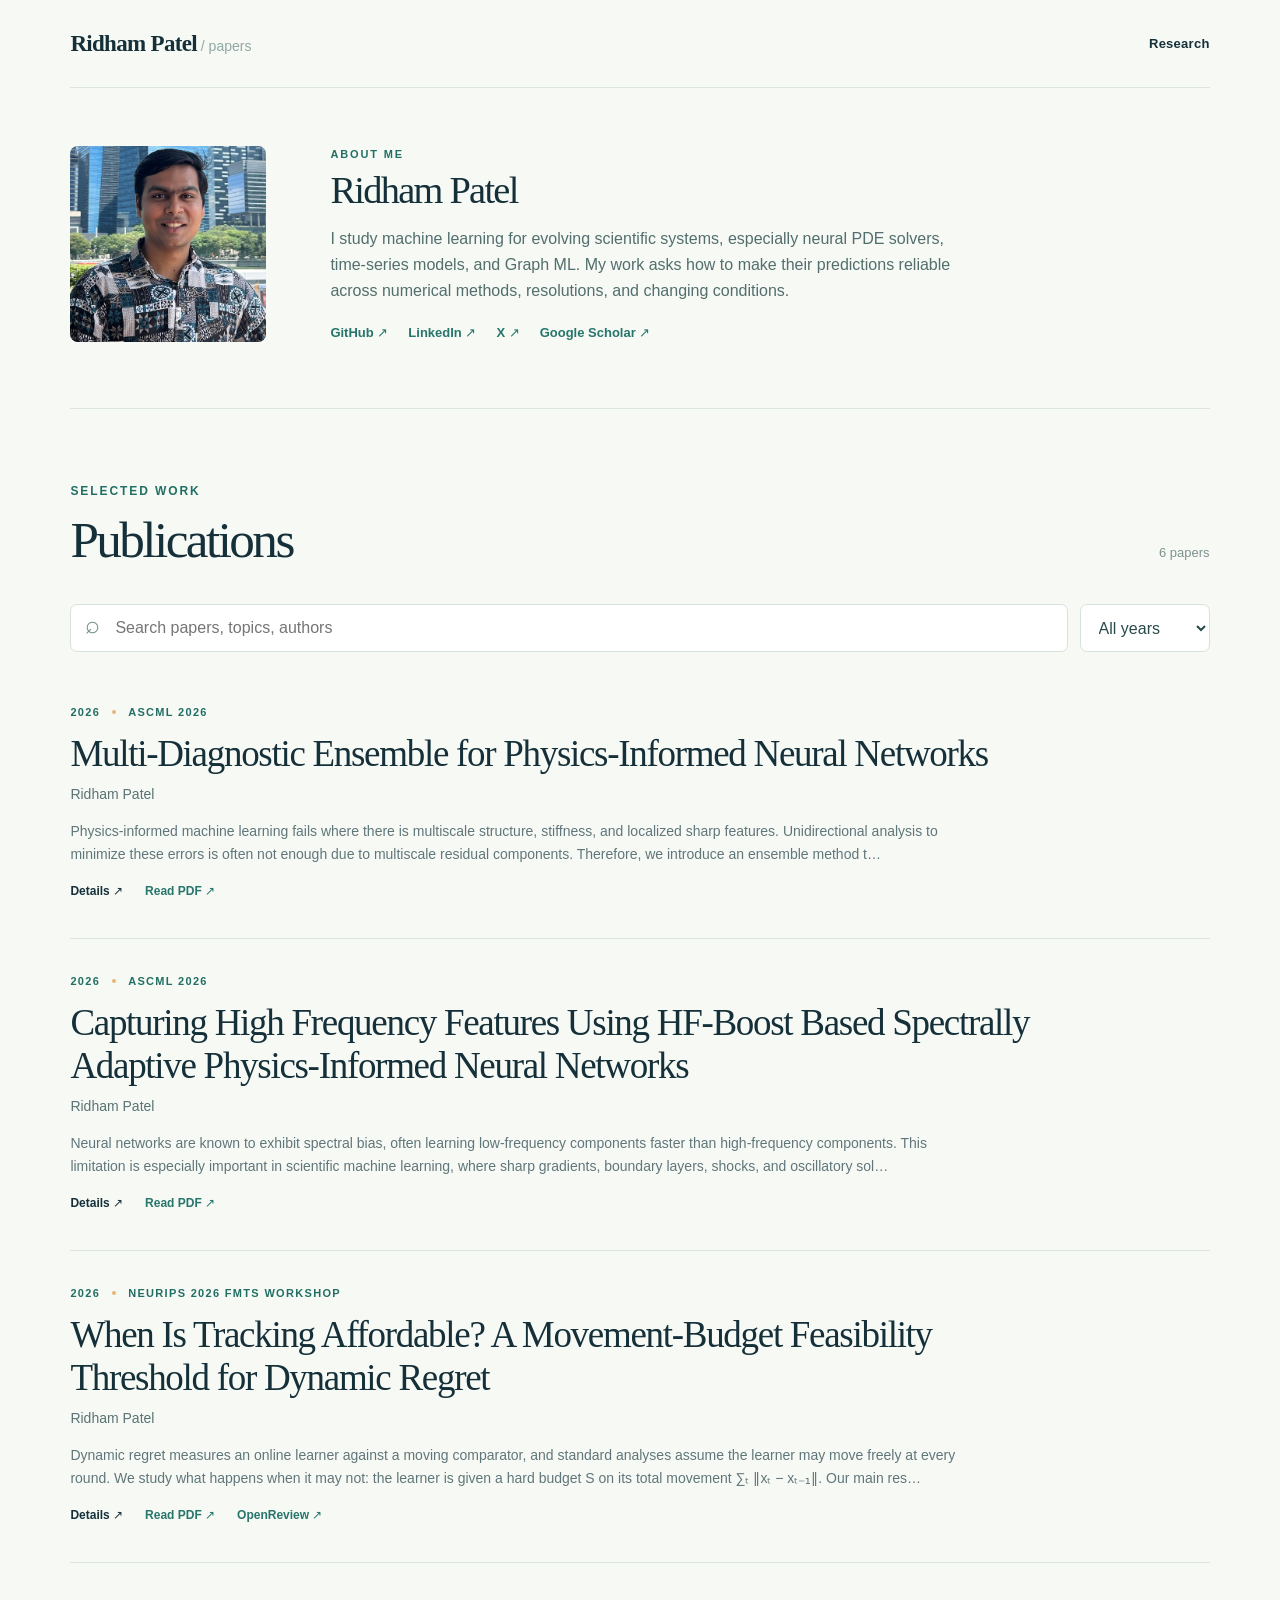
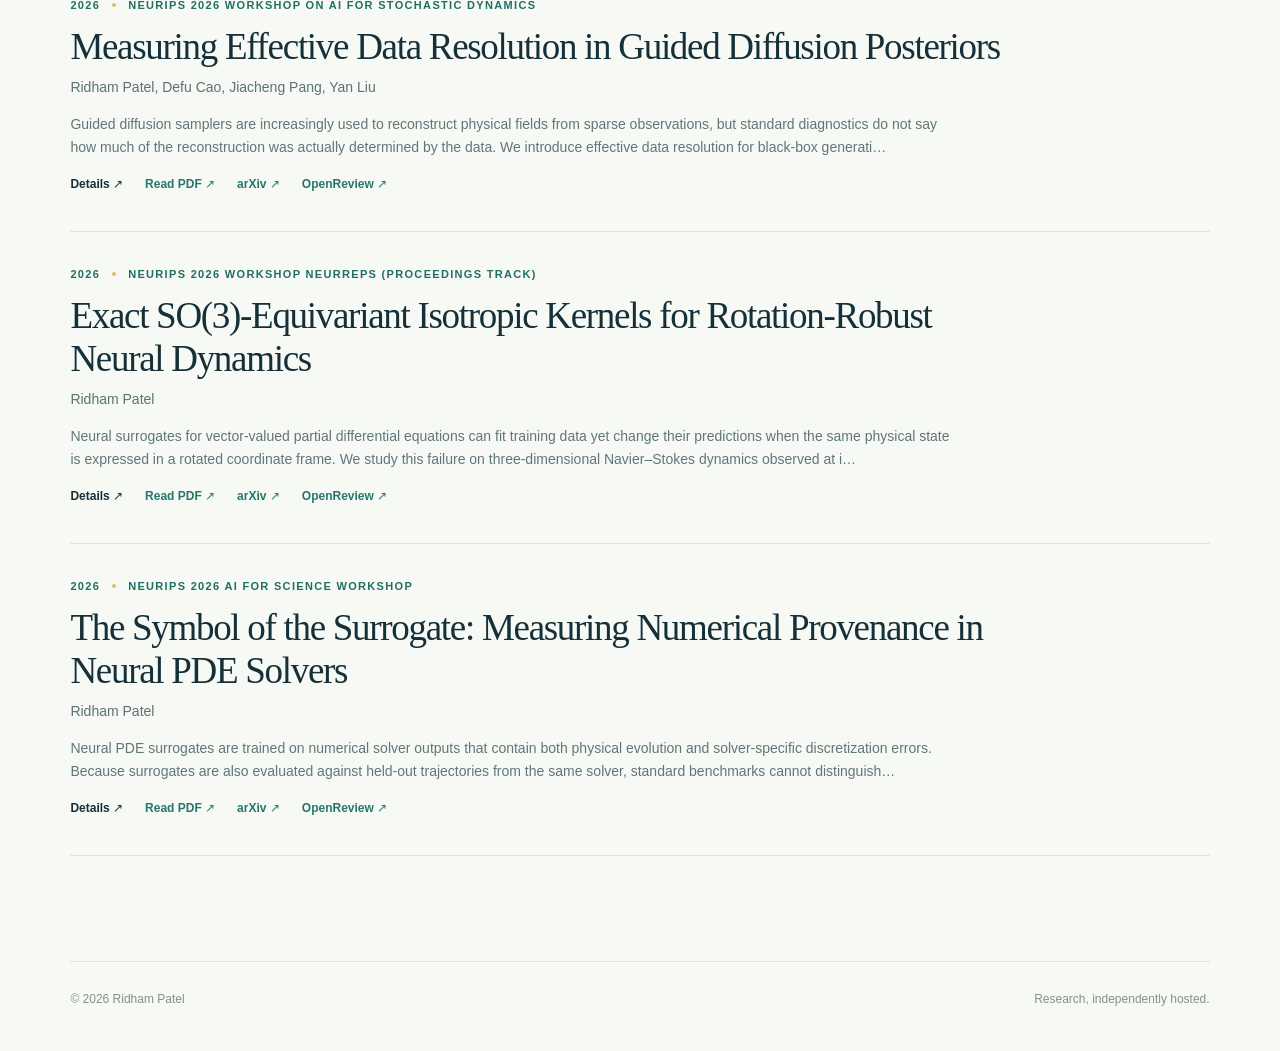
<file: docs/index.html>
<!doctype html>
<html lang="en"><head><meta charset="utf-8"><meta name="viewport" content="width=device-width, initial-scale=1">
<title>Ridham Patel | Research papers</title><meta name="description" content="Research papers">
<meta property="og:type" content="article"><meta property="og:title" content="Ridham Patel | Research papers"><meta property="og:description" content="Research papers">
<link rel="stylesheet" href="assets/site.css"><link rel="icon" href="assets/favicon.svg" type="image/svg+xml"></head><body><div class="site-wrap"><header class="topbar"><a class="brand" href="./">Ridham Patel<span class="brand-mark"> / papers</span></a><nav><a href="#papers">Research</a></nav></header><main><section class="profile-hero" aria-label="About Ridham Patel"><div class="profile-photo-frame"><img class="profile-photo" src="assets/ridham.jpg" alt="Portrait of Ridham Patel" width="196" height="196" decoding="async"></div><div class="profile-content"><div class="profile-kicker">About me</div><h1>Ridham Patel</h1><p>I study machine learning for evolving scientific systems, especially neural PDE solvers, time-series models, and Graph ML. My work asks how to make their predictions reliable across numerical methods, resolutions, and changing conditions.</p><div class="social-links" aria-label="Social profiles"><a href="https://github.com/ridhamp4" target="_blank" rel="noopener noreferrer">GitHub <span aria-hidden="true">↗</span></a><a href="https://www.linkedin.com/in/ridhamp4/" target="_blank" rel="noopener noreferrer">LinkedIn <span aria-hidden="true">↗</span></a><a href="https://x.com/ridhamp4" target="_blank" rel="noopener noreferrer">X <span aria-hidden="true">↗</span></a><a href="https://scholar.google.com/citations?user=wDDnh9QAAAAJ&amp;hl=en&amp;oi=ao" target="_blank" rel="noopener noreferrer">Google Scholar <span aria-hidden="true">↗</span></a></div></div></section><section class="listing" id="papers"><div class="section-heading"><div><div class="eyebrow">Selected work</div><h2>Publications</h2></div><span class="count">6 papers</span></div><div class="toolbar"><label class="search"><span aria-hidden="true">⌕</span><input id="search" type="search" placeholder="Search papers, topics, authors" aria-label="Search papers"></label><select id="year" aria-label="Filter by year"><option value="">All years</option><option value="2026">2026</option></select></div><div id="paper-list"><article class="paper-card" data-search="multi-diagnostic ensemble for physics-informed neural networks ridham patel physics-informed machine learning fails where there is multiscale structure, stiffness, and localized sharp features. unidirectional analysis to minimize these errors is often not enough due to multiscale residual components. therefore, we introduce an ensemble method that performs various diagnostics and solves the problem based on the collective opinion of its components. this method is tested and proven over several pdes, including the allen-cahn equations, which construct all the required challenges that we plan to mitigate. ascml 2026" data-year="2026"><div class="paper-meta"><span>2026</span><span class="dot"></span><span>ASCML 2026</span></div><h2><a href="papers/multi-diagnostic-ensemble-for-physics-informed-neural-networks/">Multi-Diagnostic Ensemble for Physics-Informed Neural Networks</a></h2><p class="authors">Ridham Patel</p><p class="excerpt">Physics-informed machine learning fails where there is multiscale structure, stiffness, and localized sharp features. Unidirectional analysis to minimize these errors is often not enough due to multiscale residual components. Therefore, we introduce an ensemble method t…</p><div class="links"><a class="detail-link" href="papers/multi-diagnostic-ensemble-for-physics-informed-neural-networks/">Details <span aria-hidden="true">↗</span></a><a href="papers/pdf/multi-diagnostic-ensemble-for-physics-informed-neural-networks.pdf" >Read PDF <span aria-hidden="true">↗</span></a></div></article><article class="paper-card" data-search="capturing high frequency features using hf-boost based spectrally adaptive physics-informed neural networks ridham patel neural networks are known to exhibit spectral bias, often learning low-frequency components faster than high-frequency components. this limitation is especially important in scientific machine learning, where sharp gradients, boundary layers, shocks, and oscillatory solutions may carry substantial high-frequency content. we propose hf-boost, a spectrally adaptive physics-informed neural network (pinn) training strategy that monitors the pde residual in fourier bands and increases the pde-loss weight when high-frequency residual energy is prominent. on burgers&#x27; equation and additional benchmark pdes, the method improves high-frequency-region accuracy relative to fixed-weight pinn baselines. ascml 2026" data-year="2026"><div class="paper-meta"><span>2026</span><span class="dot"></span><span>ASCML 2026</span></div><h2><a href="papers/capturing-high-frequency-features-using-hf-boost-based-spectrally-adapti-2/">Capturing High Frequency Features Using HF-Boost Based Spectrally Adaptive Physics-Informed Neural Networks</a></h2><p class="authors">Ridham Patel</p><p class="excerpt">Neural networks are known to exhibit spectral bias, often learning low-frequency components faster than high-frequency components. This limitation is especially important in scientific machine learning, where sharp gradients, boundary layers, shocks, and oscillatory sol…</p><div class="links"><a class="detail-link" href="papers/capturing-high-frequency-features-using-hf-boost-based-spectrally-adapti-2/">Details <span aria-hidden="true">↗</span></a><a href="papers/pdf/capturing-high-frequency-features-using-hf-boost-based-spectrally-adapti-2.pdf" >Read PDF <span aria-hidden="true">↗</span></a></div></article><article class="paper-card" data-search="when is tracking affordable? a movement-budget feasibility threshold for dynamic regret ridham patel dynamic regret measures an online learner against a moving comparator, and standard analyses assume the learner may move freely at every round. we study what happens when it may not: the learner is given a hard budget s on its total movement ∑ₜ ‖xₜ − xₜ₋₁‖. our main result is that a movement budget creates a feasibility barrier. on a domain of diameter d with g-lipschitz convex losses, for every comparator path length pₜ ∈ [d, dt] we exhibit a deterministic adversary that forces dynamic regret = ω(gdt) on every budget-feasible algorithm whenever s ≤ cpₜ for a universal constant c &gt; 0. this barrier is caused by the budget rather than by a volatile environment: for fixed d, it applies when pₜ = o(t), where the unconstrained minimax rate θ(g√(d(d + pₜ)t)) is sublinear, so the same instances are learnable with an unbounded budget and unlearnable without one. conversely, projected online gradient descent with a budget-aware step size is budget-feasible and attains o(gdt) once s = ω(d + pₜ). thus the critical movement scale is d + pₜ: linear regret is unavoidable below a sufficiently small constant multiple of pₜ, while sublinear regret is achievable when s/(d + pₜ) → ∞ in the learnable regime. the construction rests on a distinction we make explicit: what makes a comparator expensive to track under a movement budget is the distance it forces the learner to travel, not its path length. above the threshold we give a budget-dependent upper bound and identify the tight minimax rate in this region as an open problem rather than claiming a product law. experiments support the predicted transition location and the 1/s decay. neurips 2026 fmts workshop" data-year="2026"><div class="paper-meta"><span>2026</span><span class="dot"></span><span>NeurIPS 2026 FMTS Workshop</span></div><h2><a href="papers/movement-budget-dynamic-regret/">When Is Tracking Affordable? A Movement-Budget Feasibility Threshold for Dynamic Regret</a></h2><p class="authors">Ridham Patel</p><p class="excerpt">Dynamic regret measures an online learner against a moving comparator, and standard analyses assume the learner may move freely at every round. We study what happens when it may not: the learner is given a hard budget S on its total movement ∑ₜ ‖xₜ − xₜ₋₁‖. Our main res…</p><div class="links"><a class="detail-link" href="papers/movement-budget-dynamic-regret/">Details <span aria-hidden="true">↗</span></a><a href="papers/pdf/movement-budget-dynamic-regret.pdf" >Read PDF <span aria-hidden="true">↗</span></a><a href="https://openreview.net/forum?id=SMIr4P6hHX" target="_blank" rel="noopener noreferrer">OpenReview <span aria-hidden="true">↗</span></a></div></article><article class="paper-card" data-search="measuring effective data resolution in guided diffusion posteriors ridham patel, defu cao, jiacheng pang, yan liu guided diffusion samplers are increasingly used to reconstruct physical fields from sparse observations, but standard diagnostics do not say how much of the reconstruction was actually determined by the data. we introduce effective data resolution for black-box generative posteriors: a comparison between the resolution warranted by the inverse problem, , and the resolution realised by the sampler, . a perturbation estimator measures and the spatial map r(x,x) from sampler queries alone. we validate the estimator against exact references and use it to study guided diffusion. the resulting measurements show that guidance weight can strongly alter apparent information transfer, that mean, spread and resolution are not jointly corrected by one weight even with an exact prior and score, and that resolution fidelity does not follow reliably from the apparent principledness of a guidance rule. neurips 2026 workshop on ai for stochastic dynamics" data-year="2026"><div class="paper-meta"><span>2026</span><span class="dot"></span><span>NeurIPS 2026 Workshop on AI for Stochastic Dynamics</span></div><h2><a href="papers/measuring-effective-data-resolution-in-guided-diffusion-posteriors/">Measuring Effective Data Resolution in Guided Diffusion Posteriors</a></h2><p class="authors">Ridham Patel, Defu Cao, Jiacheng Pang, Yan Liu</p><p class="excerpt">Guided diffusion samplers are increasingly used to reconstruct physical fields from sparse observations, but standard diagnostics do not say how much of the reconstruction was actually determined by the data. We introduce effective data resolution for black-box generati…</p><div class="links"><a class="detail-link" href="papers/measuring-effective-data-resolution-in-guided-diffusion-posteriors/">Details <span aria-hidden="true">↗</span></a><a href="papers/pdf/measuring-effective-data-resolution-in-guided-diffusion-posteriors.pdf" >Read PDF <span aria-hidden="true">↗</span></a><a href="https://arxiv.org/abs/2610.04422" target="_blank" rel="noopener noreferrer">arXiv <span aria-hidden="true">↗</span></a><a href="https://openreview.net/forum?id=vBhbFGIxnJ" target="_blank" rel="noopener noreferrer">OpenReview <span aria-hidden="true">↗</span></a></div></article><article class="paper-card" data-search="exact so(3)-equivariant isotropic kernels for rotation-robust neural dynamics ridham patel neural surrogates for vector-valued partial differential equations can fit training data yet change their predictions when the same physical state is expressed in a rotated coordinate frame. we study this failure on three-dimensional navier–stokes dynamics observed at irregularly placed points. we introduce the invariant-conditioned isotropic kernel neural operator (ikno), a compact graph model that builds local interactions from scalar quantities unchanged by rotation and vector directions that rotate with the data. consequently, rotating the positions and velocities rotates the predicted velocity change in exactly the same way. on a held-out test set fixed after model design, training unconstrained graph models on randomly rotated examples reduces but does not eliminate their coordinate dependence. in contrast, ikno is consistent to numerical precision, matches the forecasting accuracy of a general rotation-aware tensor field network with 5.6 times fewer parameters, and outperforms a parameter-matched graph simulator. these results show that a compact, pde-specialized model can remove coordinate dependence without sacrificing forecasting accuracy. neurips 2026 workshop neurreps (proceedings track)" data-year="2026"><div class="paper-meta"><span>2026</span><span class="dot"></span><span>NeurIPS 2026 Workshop NeurReps (Proceedings Track)</span></div><h2><a href="papers/rotation-robust-neural-dynamics/">Exact SO(3)-Equivariant Isotropic Kernels for Rotation-Robust Neural Dynamics</a></h2><p class="authors">Ridham Patel</p><p class="excerpt">Neural surrogates for vector-valued partial differential equations can fit training data yet change their predictions when the same physical state is expressed in a rotated coordinate frame. We study this failure on three-dimensional Navier–Stokes dynamics observed at i…</p><div class="links"><a class="detail-link" href="papers/rotation-robust-neural-dynamics/">Details <span aria-hidden="true">↗</span></a><a href="papers/pdf/rotation-robust-neural-dynamics.pdf" >Read PDF <span aria-hidden="true">↗</span></a><a href="https://arxiv.org/abs/2610.10626" target="_blank" rel="noopener noreferrer">arXiv <span aria-hidden="true">↗</span></a><a href="https://openreview.net/forum?id=tf1LNC2zBS" target="_blank" rel="noopener noreferrer">OpenReview <span aria-hidden="true">↗</span></a></div></article><article class="paper-card" data-search="the symbol of the surrogate: measuring numerical provenance in neural pde solvers ridham patel neural pde surrogates are trained on numerical solver outputs that contain both physical evolution and solver-specific discretization errors. because surrogates are also evaluated against held-out trajectories from the same solver, standard benchmarks cannot distinguish fidelity to the exact evolution from imitation of the numerical scheme. we introduce an empirical fourier-symbol diagnostic that probes a trained surrogate&#x27;s linearized one-step operator with individual fourier modes and compares it with both exact-evolution and training-scheme references. to address architectural spectral bias, we train identical networks on schemes with orthogonal dissipative and dispersive signatures and compare their learned operators. in linear advection, the learned surrogates reproduce the training schemes&#x27; amplitude and phase errors, with the twin-scheme difference reaching more than 99.8% of the analytically predicted full-imitation ceiling. the same behavior occurs for a non-local fourier neural operator and at the operator level for nonlinear burgers dynamics. these results show that agreement with solver-generated test data does not by itself establish fidelity to the exact evolution. fourier-symbol measurements provide a direct diagnostic of numerical provenance. neurips 2026 ai for science workshop" data-year="2026"><div class="paper-meta"><span>2026</span><span class="dot"></span><span>NeurIPS 2026 AI for Science Workshop</span></div><h2><a href="papers/symbol-of-the-surrogate/">The Symbol of the Surrogate: Measuring Numerical Provenance in Neural PDE Solvers</a></h2><p class="authors">Ridham Patel</p><p class="excerpt">Neural PDE surrogates are trained on numerical solver outputs that contain both physical evolution and solver-specific discretization errors. Because surrogates are also evaluated against held-out trajectories from the same solver, standard benchmarks cannot distinguish…</p><div class="links"><a class="detail-link" href="papers/symbol-of-the-surrogate/">Details <span aria-hidden="true">↗</span></a><a href="papers/pdf/symbol-of-the-surrogate.pdf" >Read PDF <span aria-hidden="true">↗</span></a><a href="https://arxiv.org/abs/2610.09255" target="_blank" rel="noopener noreferrer">arXiv <span aria-hidden="true">↗</span></a><a href="https://openreview.net/forum?id=1mNyTZf0WZ" target="_blank" rel="noopener noreferrer">OpenReview <span aria-hidden="true">↗</span></a></div></article></div><p class="empty" id="no-results" hidden>No papers match your search.</p></section></main><footer><span>© 2026 Ridham Patel</span><span>Research, independently hosted.</span></footer></div><script>const q=document.getElementById('search'),y=document.getElementById('year'),items=[...document.querySelectorAll('.paper-card')],empty=document.getElementById('no-results');function filter(){let shown=0;for(const card of items){const ok=card.dataset.search.includes(q.value.toLowerCase().trim())&&(!y.value||card.dataset.year===y.value);card.hidden=!ok;if(ok)shown++}empty.hidden=shown>0||items.length===0}q.addEventListener('input',filter);y.addEventListener('change',filter);</script></body></html>
</file>
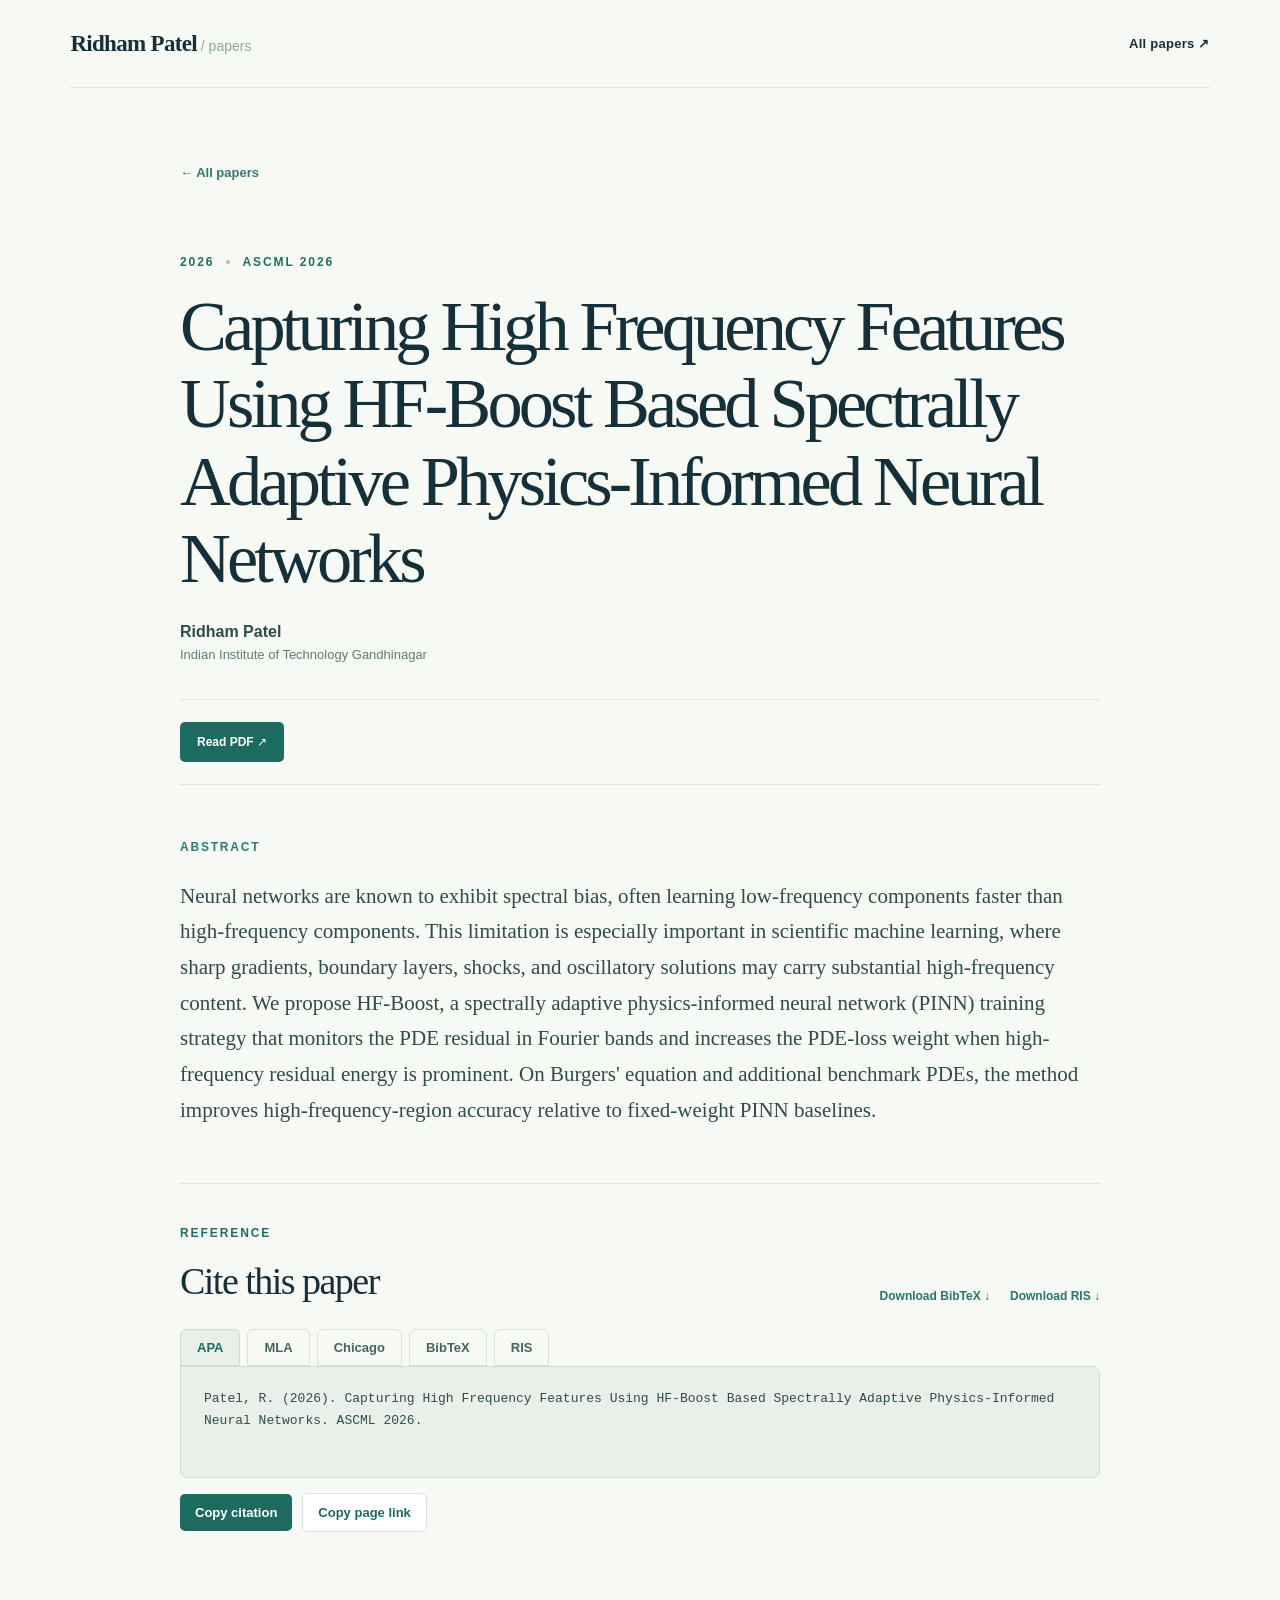
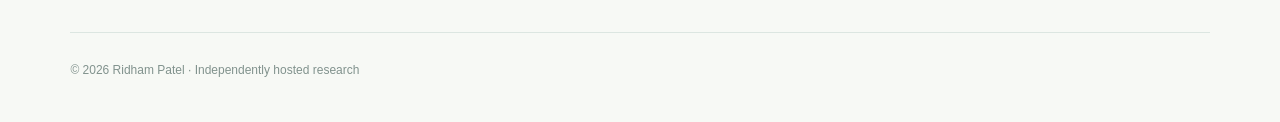
<file: docs/papers/capturing-high-frequency-features-using-hf-boost-based-spectrally-adapti-2/index.html>
<!doctype html>
<html lang="en"><head><meta charset="utf-8"><meta name="viewport" content="width=device-width, initial-scale=1">
<title>Capturing High Frequency Features Using HF-Boost Based Spectrally Adaptive Physics-Informed Neural Networks | Ridham Patel</title><meta name="description" content="Neural networks are known to exhibit spectral bias, often learning low-frequency components faster than high-frequency components. This limitation is especially important in scientific machine learnin">
<meta property="og:type" content="article"><meta property="og:title" content="Capturing High Frequency Features Using HF-Boost Based Spectrally Adaptive Physics-Informed Neural Networks | Ridham Patel"><meta property="og:description" content="Neural networks are known to exhibit spectral bias, often learning low-frequency components faster than high-frequency components. This limitation is especially important in scientific machine learnin">
<link rel="stylesheet" href="../../assets/site.css"><link rel="icon" href="../../assets/favicon.svg" type="image/svg+xml"></head><body><div class="site-wrap"><header class="topbar"><a class="brand" href="../../">Ridham Patel<span class="brand-mark"> / papers</span></a><a class="top-link" href="../../">All papers ↗</a></header><main class="detail"><a class="back" href="../../">← All papers</a><div class="eyebrow">2026 <span class="dot"></span> ASCML 2026</div><h1>Capturing High Frequency Features Using HF-Boost Based Spectrally Adaptive Physics-Informed Neural Networks</h1><div class="detail-people" aria-label="Authors and institutes"><div class="detail-person"><span class="detail-person-name">Ridham Patel</span><span class="detail-institute">Indian Institute of Technology Gandhinagar</span></div></div><div class="detail-links"><a href="../../papers/pdf/capturing-high-frequency-features-using-hf-boost-based-spectrally-adapti-2.pdf" >Read PDF <span aria-hidden="true">↗</span></a></div><section class="abstract"><h2>Abstract</h2><p>Neural networks are known to exhibit spectral bias, often learning low-frequency components faster than high-frequency components. This limitation is especially important in scientific machine learning, where sharp gradients, boundary layers, shocks, and oscillatory solutions may carry substantial high-frequency content. We propose HF-Boost, a spectrally adaptive physics-informed neural network (PINN) training strategy that monitors the PDE residual in Fourier bands and increases the PDE-loss weight when high-frequency residual energy is prominent. On Burgers&#x27; equation and additional benchmark PDEs, the method improves high-frequency-region accuracy relative to fixed-weight PINN baselines.</p></section><section class="citations" aria-label="Cite this paper"><div class="citation-heading"><div><div class="eyebrow">Reference</div><h2>Cite this paper</h2></div><div class="citation-downloads"><a href="citation.bib" download>Download BibTeX ↓</a><a href="citation.ris" download>Download RIS ↓</a></div></div><div class="citation-tabs" role="group" aria-label="Citation format"><button type="button" class="citation-tab active" data-format="APA" aria-pressed="true">APA</button><button type="button" class="citation-tab" data-format="MLA" aria-pressed="false">MLA</button><button type="button" class="citation-tab" data-format="Chicago" aria-pressed="false">Chicago</button><button type="button" class="citation-tab" data-format="BibTeX" aria-pressed="false">BibTeX</button><button type="button" class="citation-tab" data-format="RIS" aria-pressed="false">RIS</button></div><pre class="citation-text" data-format="APA">Patel, R. (2026). Capturing High Frequency Features Using HF-Boost Based Spectrally Adaptive Physics-Informed Neural Networks. ASCML 2026.</pre><pre class="citation-text" data-format="MLA" hidden>Patel, Ridham. &quot;Capturing High Frequency Features Using HF-Boost Based Spectrally Adaptive Physics-Informed Neural Networks.&quot; ASCML 2026, 2026.</pre><pre class="citation-text" data-format="Chicago" hidden>Patel, Ridham. &quot;Capturing High Frequency Features Using HF-Boost Based Spectrally Adaptive Physics-Informed Neural Networks.&quot; ASCML 2026 (2026).</pre><pre class="citation-text" data-format="BibTeX" hidden>@misc{patel2026-capturing-high-frequency-features-using-hf-boost-based-spectrally-adapti-2,
  title = {{Capturing High Frequency Features Using HF-Boost Based Spectrally Adaptive Physics-Informed Neural Networks}},
  author = {Ridham Patel},
  year = {2026},
  howpublished = {ASCML 2026}
}</pre><pre class="citation-text" data-format="RIS" hidden>TY  - GEN
AU  - Ridham Patel
TI  - Capturing High Frequency Features Using HF-Boost Based Spectrally Adaptive Physics-Informed Neural Networks
PY  - 2026
T2  - ASCML 2026
AB  - Neural networks are known to exhibit spectral bias, often learning low-frequency components faster than high-frequency components. This limitation is especially important in scientific machine learning, where sharp gradients, boundary layers, shocks, and oscillatory solutions may carry substantial high-frequency content. We propose HF-Boost, a spectrally adaptive physics-informed neural network (PINN) training strategy that monitors the PDE residual in Fourier bands and increases the PDE-loss weight when high-frequency residual energy is prominent. On Burgers&#x27; equation and additional benchmark PDEs, the method improves high-frequency-region accuracy relative to fixed-weight PINN baselines.
ER  - 
</pre><div class="citation-actions"><button type="button" class="copy-citation">Copy citation</button><button type="button" class="copy-link">Copy page link</button><span class="citation-status" role="status" aria-live="polite"></span></div></section></main><footer>© 2026 Ridham Patel · Independently hosted research</footer></div><script src="../../assets/citations.js" defer></script></body></html>
</file>
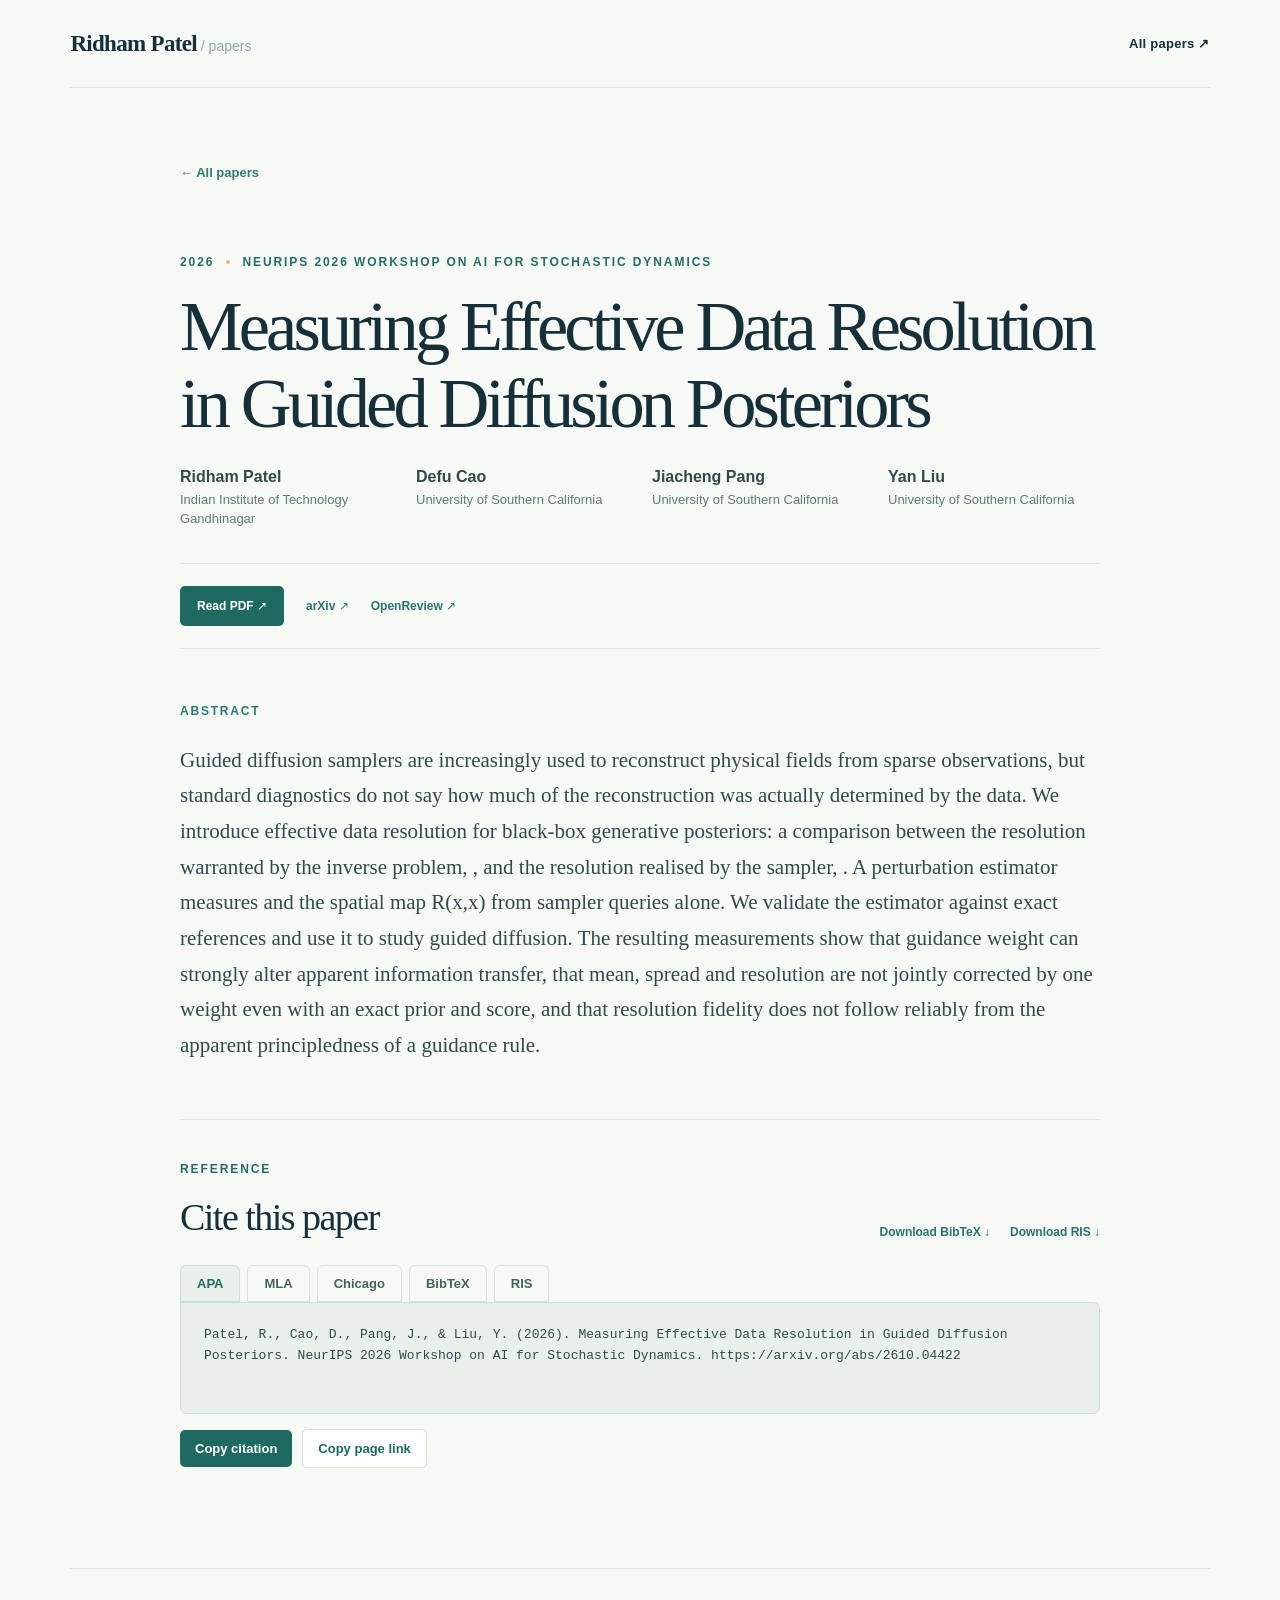
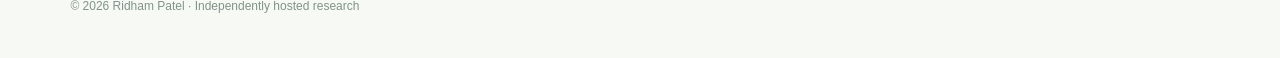
<file: docs/papers/measuring-effective-data-resolution-in-guided-diffusion-posteriors/index.html>
<!doctype html>
<html lang="en"><head><meta charset="utf-8"><meta name="viewport" content="width=device-width, initial-scale=1">
<title>Measuring Effective Data Resolution in Guided Diffusion Posteriors | Ridham Patel</title><meta name="description" content="Guided diffusion samplers are increasingly used to reconstruct physical fields from sparse observations, but standard diagnostics do not say how much of the reconstruction was actually determined by t">
<meta property="og:type" content="article"><meta property="og:title" content="Measuring Effective Data Resolution in Guided Diffusion Posteriors | Ridham Patel"><meta property="og:description" content="Guided diffusion samplers are increasingly used to reconstruct physical fields from sparse observations, but standard diagnostics do not say how much of the reconstruction was actually determined by t">
<link rel="stylesheet" href="../../assets/site.css"><link rel="icon" href="../../assets/favicon.svg" type="image/svg+xml"></head><body><div class="site-wrap"><header class="topbar"><a class="brand" href="../../">Ridham Patel<span class="brand-mark"> / papers</span></a><a class="top-link" href="../../">All papers ↗</a></header><main class="detail"><a class="back" href="../../">← All papers</a><div class="eyebrow">2026 <span class="dot"></span> NeurIPS 2026 Workshop on AI for Stochastic Dynamics</div><h1>Measuring Effective Data Resolution in Guided Diffusion Posteriors</h1><div class="detail-people" aria-label="Authors and institutes"><div class="detail-person"><span class="detail-person-name">Ridham Patel</span><span class="detail-institute">Indian Institute of Technology Gandhinagar</span></div><div class="detail-person"><span class="detail-person-name">Defu Cao</span><span class="detail-institute">University of Southern California</span></div><div class="detail-person"><span class="detail-person-name">Jiacheng Pang</span><span class="detail-institute">University of Southern California</span></div><div class="detail-person"><span class="detail-person-name">Yan Liu</span><span class="detail-institute">University of Southern California</span></div></div><div class="detail-links"><a href="../../papers/pdf/measuring-effective-data-resolution-in-guided-diffusion-posteriors.pdf" >Read PDF <span aria-hidden="true">↗</span></a><a href="https://arxiv.org/abs/2610.04422" target="_blank" rel="noopener noreferrer">arXiv <span aria-hidden="true">↗</span></a><a href="https://openreview.net/forum?id=vBhbFGIxnJ" target="_blank" rel="noopener noreferrer">OpenReview <span aria-hidden="true">↗</span></a></div><section class="abstract"><h2>Abstract</h2><p>Guided diffusion samplers are increasingly used to reconstruct physical fields from sparse observations, but standard diagnostics do not say how much of the reconstruction was actually determined by the data. We introduce effective data resolution for black-box generative posteriors: a comparison between the resolution warranted by the inverse problem, , and the resolution realised by the sampler, . A perturbation estimator measures and the spatial map R(x,x) from sampler queries alone. We validate the estimator against exact references and use it to study guided diffusion. The resulting measurements show that guidance weight can strongly alter apparent information transfer, that mean, spread and resolution are not jointly corrected by one weight even with an exact prior and score, and that resolution fidelity does not follow reliably from the apparent principledness of a guidance rule.</p></section><section class="citations" aria-label="Cite this paper"><div class="citation-heading"><div><div class="eyebrow">Reference</div><h2>Cite this paper</h2></div><div class="citation-downloads"><a href="citation.bib" download>Download BibTeX ↓</a><a href="citation.ris" download>Download RIS ↓</a></div></div><div class="citation-tabs" role="group" aria-label="Citation format"><button type="button" class="citation-tab active" data-format="APA" aria-pressed="true">APA</button><button type="button" class="citation-tab" data-format="MLA" aria-pressed="false">MLA</button><button type="button" class="citation-tab" data-format="Chicago" aria-pressed="false">Chicago</button><button type="button" class="citation-tab" data-format="BibTeX" aria-pressed="false">BibTeX</button><button type="button" class="citation-tab" data-format="RIS" aria-pressed="false">RIS</button></div><pre class="citation-text" data-format="APA">Patel, R., Cao, D., Pang, J., &amp; Liu, Y. (2026). Measuring Effective Data Resolution in Guided Diffusion Posteriors. NeurIPS 2026 Workshop on AI for Stochastic Dynamics. https://arxiv.org/abs/2610.04422</pre><pre class="citation-text" data-format="MLA" hidden>Patel, Ridham, et al. &quot;Measuring Effective Data Resolution in Guided Diffusion Posteriors.&quot; NeurIPS 2026 Workshop on AI for Stochastic Dynamics, 2026. https://arxiv.org/abs/2610.04422.</pre><pre class="citation-text" data-format="Chicago" hidden>Patel, Ridham, et al. &quot;Measuring Effective Data Resolution in Guided Diffusion Posteriors.&quot; NeurIPS 2026 Workshop on AI for Stochastic Dynamics (2026). https://arxiv.org/abs/2610.04422.</pre><pre class="citation-text" data-format="BibTeX" hidden>@misc{patel2026-measuring-effective-data-resolution-in-guided-diffusion-posteriors,
  title = {{Measuring Effective Data Resolution in Guided Diffusion Posteriors}},
  author = {Ridham Patel and Defu Cao and Jiacheng Pang and Yan Liu},
  year = {2026},
  howpublished = {NeurIPS 2026 Workshop on AI for Stochastic Dynamics},
  eprint = {2610.04422},
  archivePrefix = {arXiv},
  url = {https://arxiv.org/abs/2610.04422}
}</pre><pre class="citation-text" data-format="RIS" hidden>TY  - GEN
AU  - Ridham Patel
AU  - Defu Cao
AU  - Jiacheng Pang
AU  - Yan Liu
TI  - Measuring Effective Data Resolution in Guided Diffusion Posteriors
PY  - 2026
T2  - NeurIPS 2026 Workshop on AI for Stochastic Dynamics
UR  - https://arxiv.org/abs/2610.04422
AB  - Guided diffusion samplers are increasingly used to reconstruct physical fields from sparse observations, but standard diagnostics do not say how much of the reconstruction was actually determined by the data. We introduce effective data resolution for black-box generative posteriors: a comparison between the resolution warranted by the inverse problem, , and the resolution realised by the sampler, . A perturbation estimator measures and the spatial map R(x,x) from sampler queries alone. We validate the estimator against exact references and use it to study guided diffusion. The resulting measurements show that guidance weight can strongly alter apparent information transfer, that mean, spread and resolution are not jointly corrected by one weight even with an exact prior and score, and that resolution fidelity does not follow reliably from the apparent principledness of a guidance rule.
ER  - 
</pre><div class="citation-actions"><button type="button" class="copy-citation">Copy citation</button><button type="button" class="copy-link">Copy page link</button><span class="citation-status" role="status" aria-live="polite"></span></div></section></main><footer>© 2026 Ridham Patel · Independently hosted research</footer></div><script src="../../assets/citations.js" defer></script></body></html>
</file>
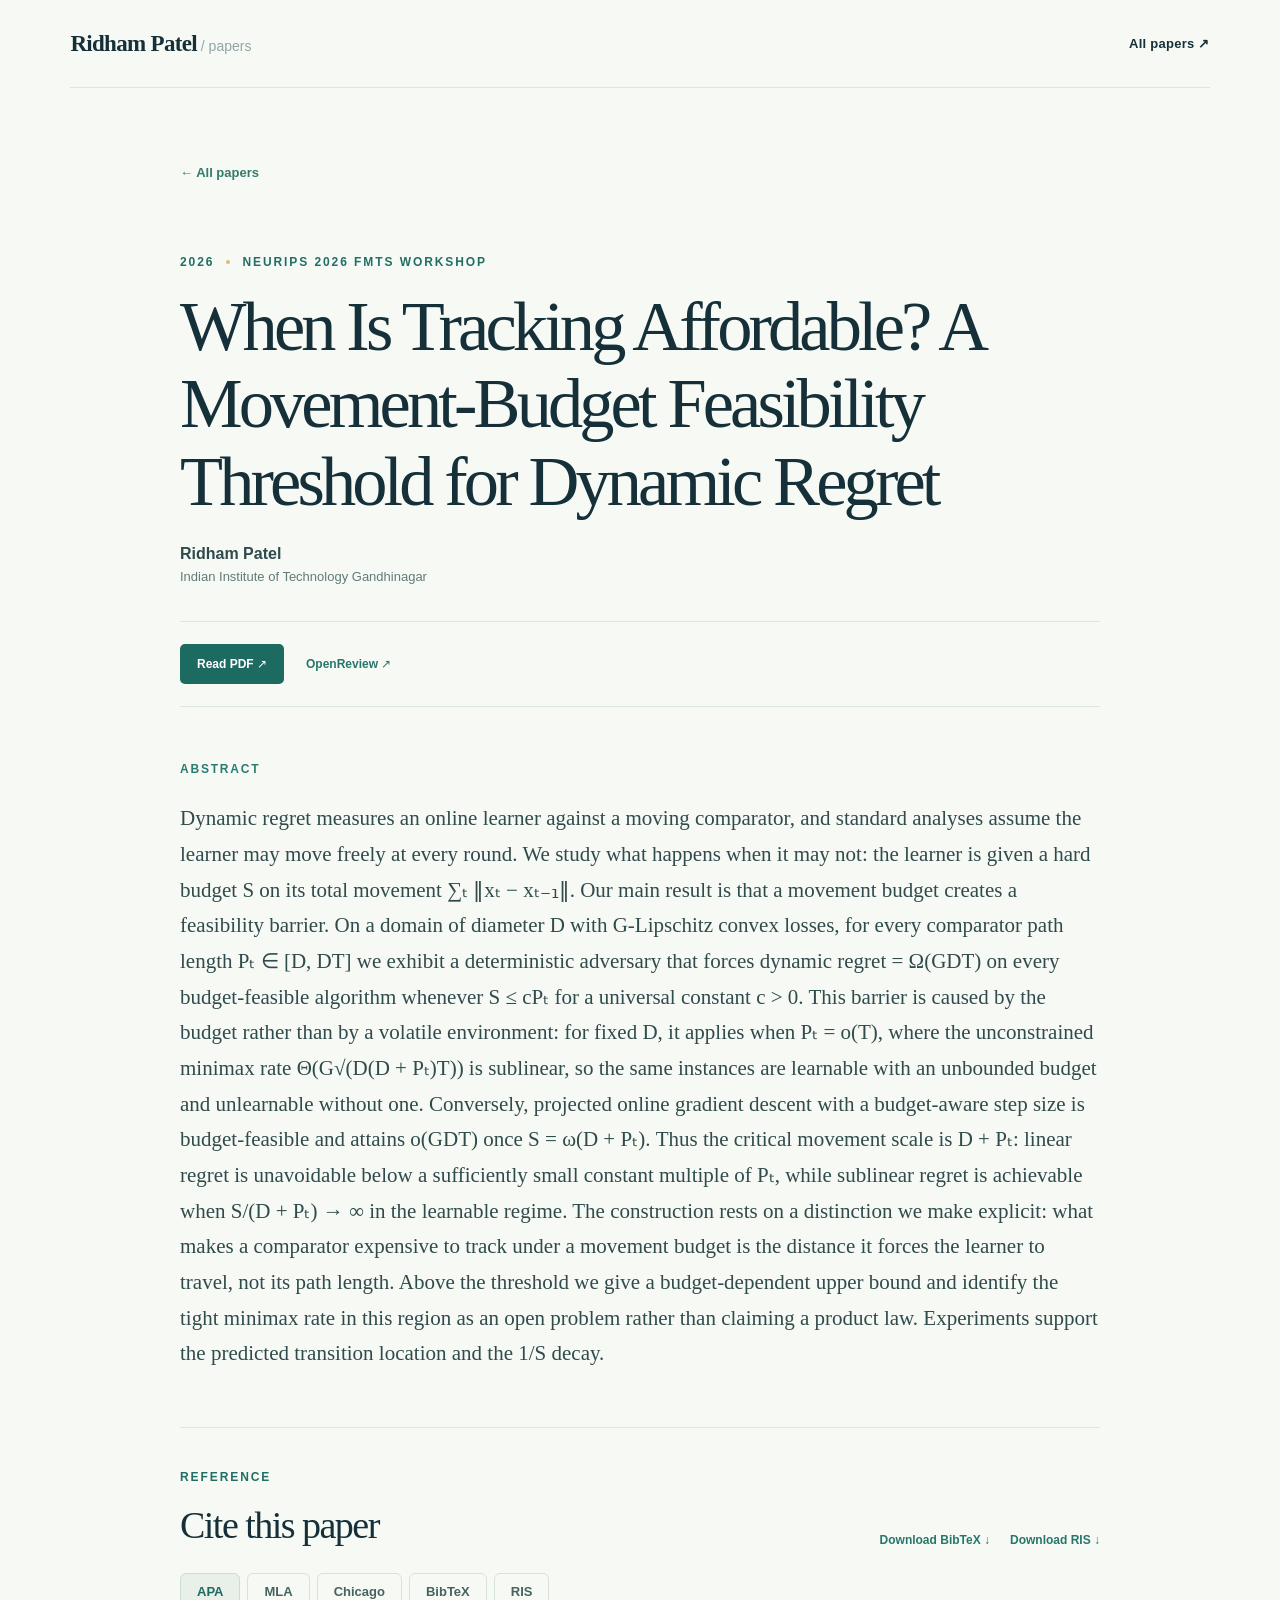
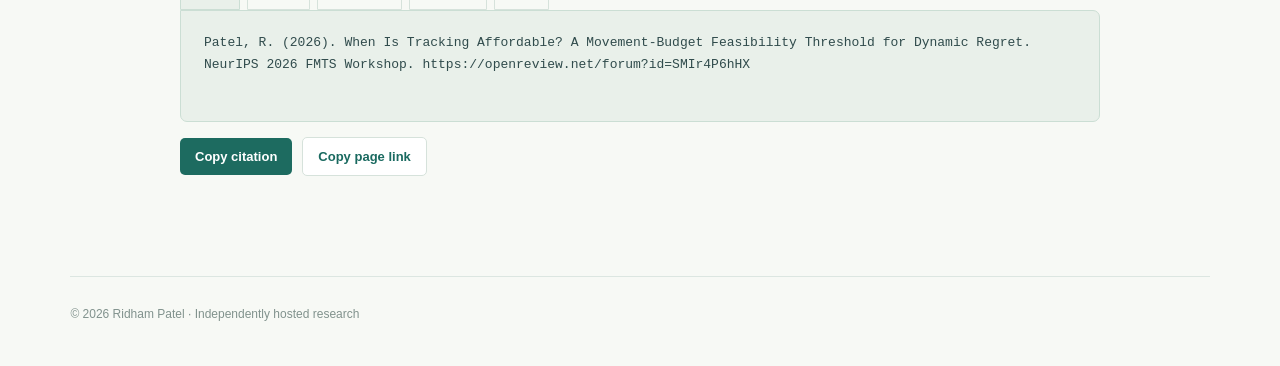
<file: docs/papers/movement-budget-dynamic-regret/index.html>
<!doctype html>
<html lang="en"><head><meta charset="utf-8"><meta name="viewport" content="width=device-width, initial-scale=1">
<title>When Is Tracking Affordable? A Movement-Budget Feasibility Threshold for Dynamic Regret | Ridham Patel</title><meta name="description" content="Dynamic regret measures an online learner against a moving comparator, and standard analyses assume the learner may move freely at every round. We study what happens when it may not: the learner is gi">
<meta property="og:type" content="article"><meta property="og:title" content="When Is Tracking Affordable? A Movement-Budget Feasibility Threshold for Dynamic Regret | Ridham Patel"><meta property="og:description" content="Dynamic regret measures an online learner against a moving comparator, and standard analyses assume the learner may move freely at every round. We study what happens when it may not: the learner is gi">
<link rel="stylesheet" href="../../assets/site.css"><link rel="icon" href="../../assets/favicon.svg" type="image/svg+xml"></head><body><div class="site-wrap"><header class="topbar"><a class="brand" href="../../">Ridham Patel<span class="brand-mark"> / papers</span></a><a class="top-link" href="../../">All papers ↗</a></header><main class="detail"><a class="back" href="../../">← All papers</a><div class="eyebrow">2026 <span class="dot"></span> NeurIPS 2026 FMTS Workshop</div><h1>When Is Tracking Affordable? A Movement-Budget Feasibility Threshold for Dynamic Regret</h1><div class="detail-people" aria-label="Authors and institutes"><div class="detail-person"><span class="detail-person-name">Ridham Patel</span><span class="detail-institute">Indian Institute of Technology Gandhinagar</span></div></div><div class="detail-links"><a href="../../papers/pdf/movement-budget-dynamic-regret.pdf" >Read PDF <span aria-hidden="true">↗</span></a><a href="https://openreview.net/forum?id=SMIr4P6hHX" target="_blank" rel="noopener noreferrer">OpenReview <span aria-hidden="true">↗</span></a></div><section class="abstract"><h2>Abstract</h2><p>Dynamic regret measures an online learner against a moving comparator, and standard analyses assume the learner may move freely at every round. We study what happens when it may not: the learner is given a hard budget S on its total movement ∑ₜ ‖xₜ − xₜ₋₁‖. Our main result is that a movement budget creates a feasibility barrier. On a domain of diameter D with G-Lipschitz convex losses, for every comparator path length Pₜ ∈ [D, DT] we exhibit a deterministic adversary that forces dynamic regret = Ω(GDT) on every budget-feasible algorithm whenever S ≤ cPₜ for a universal constant c &gt; 0. This barrier is caused by the budget rather than by a volatile environment: for fixed D, it applies when Pₜ = o(T), where the unconstrained minimax rate Θ(G√(D(D + Pₜ)T)) is sublinear, so the same instances are learnable with an unbounded budget and unlearnable without one. Conversely, projected online gradient descent with a budget-aware step size is budget-feasible and attains o(GDT) once S = ω(D + Pₜ). Thus the critical movement scale is D + Pₜ: linear regret is unavoidable below a sufficiently small constant multiple of Pₜ, while sublinear regret is achievable when S/(D + Pₜ) → ∞ in the learnable regime. The construction rests on a distinction we make explicit: what makes a comparator expensive to track under a movement budget is the distance it forces the learner to travel, not its path length. Above the threshold we give a budget-dependent upper bound and identify the tight minimax rate in this region as an open problem rather than claiming a product law. Experiments support the predicted transition location and the 1/S decay.</p></section><section class="citations" aria-label="Cite this paper"><div class="citation-heading"><div><div class="eyebrow">Reference</div><h2>Cite this paper</h2></div><div class="citation-downloads"><a href="citation.bib" download>Download BibTeX ↓</a><a href="citation.ris" download>Download RIS ↓</a></div></div><div class="citation-tabs" role="group" aria-label="Citation format"><button type="button" class="citation-tab active" data-format="APA" aria-pressed="true">APA</button><button type="button" class="citation-tab" data-format="MLA" aria-pressed="false">MLA</button><button type="button" class="citation-tab" data-format="Chicago" aria-pressed="false">Chicago</button><button type="button" class="citation-tab" data-format="BibTeX" aria-pressed="false">BibTeX</button><button type="button" class="citation-tab" data-format="RIS" aria-pressed="false">RIS</button></div><pre class="citation-text" data-format="APA">Patel, R. (2026). When Is Tracking Affordable? A Movement-Budget Feasibility Threshold for Dynamic Regret. NeurIPS 2026 FMTS Workshop. https://openreview.net/forum?id=SMIr4P6hHX</pre><pre class="citation-text" data-format="MLA" hidden>Patel, Ridham. &quot;When Is Tracking Affordable? A Movement-Budget Feasibility Threshold for Dynamic Regret.&quot; NeurIPS 2026 FMTS Workshop, 2026. https://openreview.net/forum?id=SMIr4P6hHX.</pre><pre class="citation-text" data-format="Chicago" hidden>Patel, Ridham. &quot;When Is Tracking Affordable? A Movement-Budget Feasibility Threshold for Dynamic Regret.&quot; NeurIPS 2026 FMTS Workshop (2026). https://openreview.net/forum?id=SMIr4P6hHX.</pre><pre class="citation-text" data-format="BibTeX" hidden>@misc{patel2026-movement-budget-dynamic-regret,
  title = {{When Is Tracking Affordable? A Movement-Budget Feasibility Threshold for Dynamic Regret}},
  author = {Ridham Patel},
  year = {2026},
  howpublished = {NeurIPS 2026 FMTS Workshop},
  url = {https://openreview.net/forum?id=SMIr4P6hHX}
}</pre><pre class="citation-text" data-format="RIS" hidden>TY  - GEN
AU  - Ridham Patel
TI  - When Is Tracking Affordable? A Movement-Budget Feasibility Threshold for Dynamic Regret
PY  - 2026
T2  - NeurIPS 2026 FMTS Workshop
UR  - https://openreview.net/forum?id=SMIr4P6hHX
AB  - Dynamic regret measures an online learner against a moving comparator, and standard analyses assume the learner may move freely at every round. We study what happens when it may not: the learner is given a hard budget S on its total movement ∑ₜ ‖xₜ − xₜ₋₁‖. Our main result is that a movement budget creates a feasibility barrier. On a domain of diameter D with G-Lipschitz convex losses, for every comparator path length Pₜ ∈ [D, DT] we exhibit a deterministic adversary that forces dynamic regret = Ω(GDT) on every budget-feasible algorithm whenever S ≤ cPₜ for a universal constant c &gt; 0. This barrier is caused by the budget rather than by a volatile environment: for fixed D, it applies when Pₜ = o(T), where the unconstrained minimax rate Θ(G√(D(D + Pₜ)T)) is sublinear, so the same instances are learnable with an unbounded budget and unlearnable without one. Conversely, projected online gradient descent with a budget-aware step size is budget-feasible and attains o(GDT) once S = ω(D + Pₜ). Thus the critical movement scale is D + Pₜ: linear regret is unavoidable below a sufficiently small constant multiple of Pₜ, while sublinear regret is achievable when S/(D + Pₜ) → ∞ in the learnable regime. The construction rests on a distinction we make explicit: what makes a comparator expensive to track under a movement budget is the distance it forces the learner to travel, not its path length. Above the threshold we give a budget-dependent upper bound and identify the tight minimax rate in this region as an open problem rather than claiming a product law. Experiments support the predicted transition location and the 1/S decay.
ER  - 
</pre><div class="citation-actions"><button type="button" class="copy-citation">Copy citation</button><button type="button" class="copy-link">Copy page link</button><span class="citation-status" role="status" aria-live="polite"></span></div></section></main><footer>© 2026 Ridham Patel · Independently hosted research</footer></div><script src="../../assets/citations.js" defer></script></body></html>
</file>
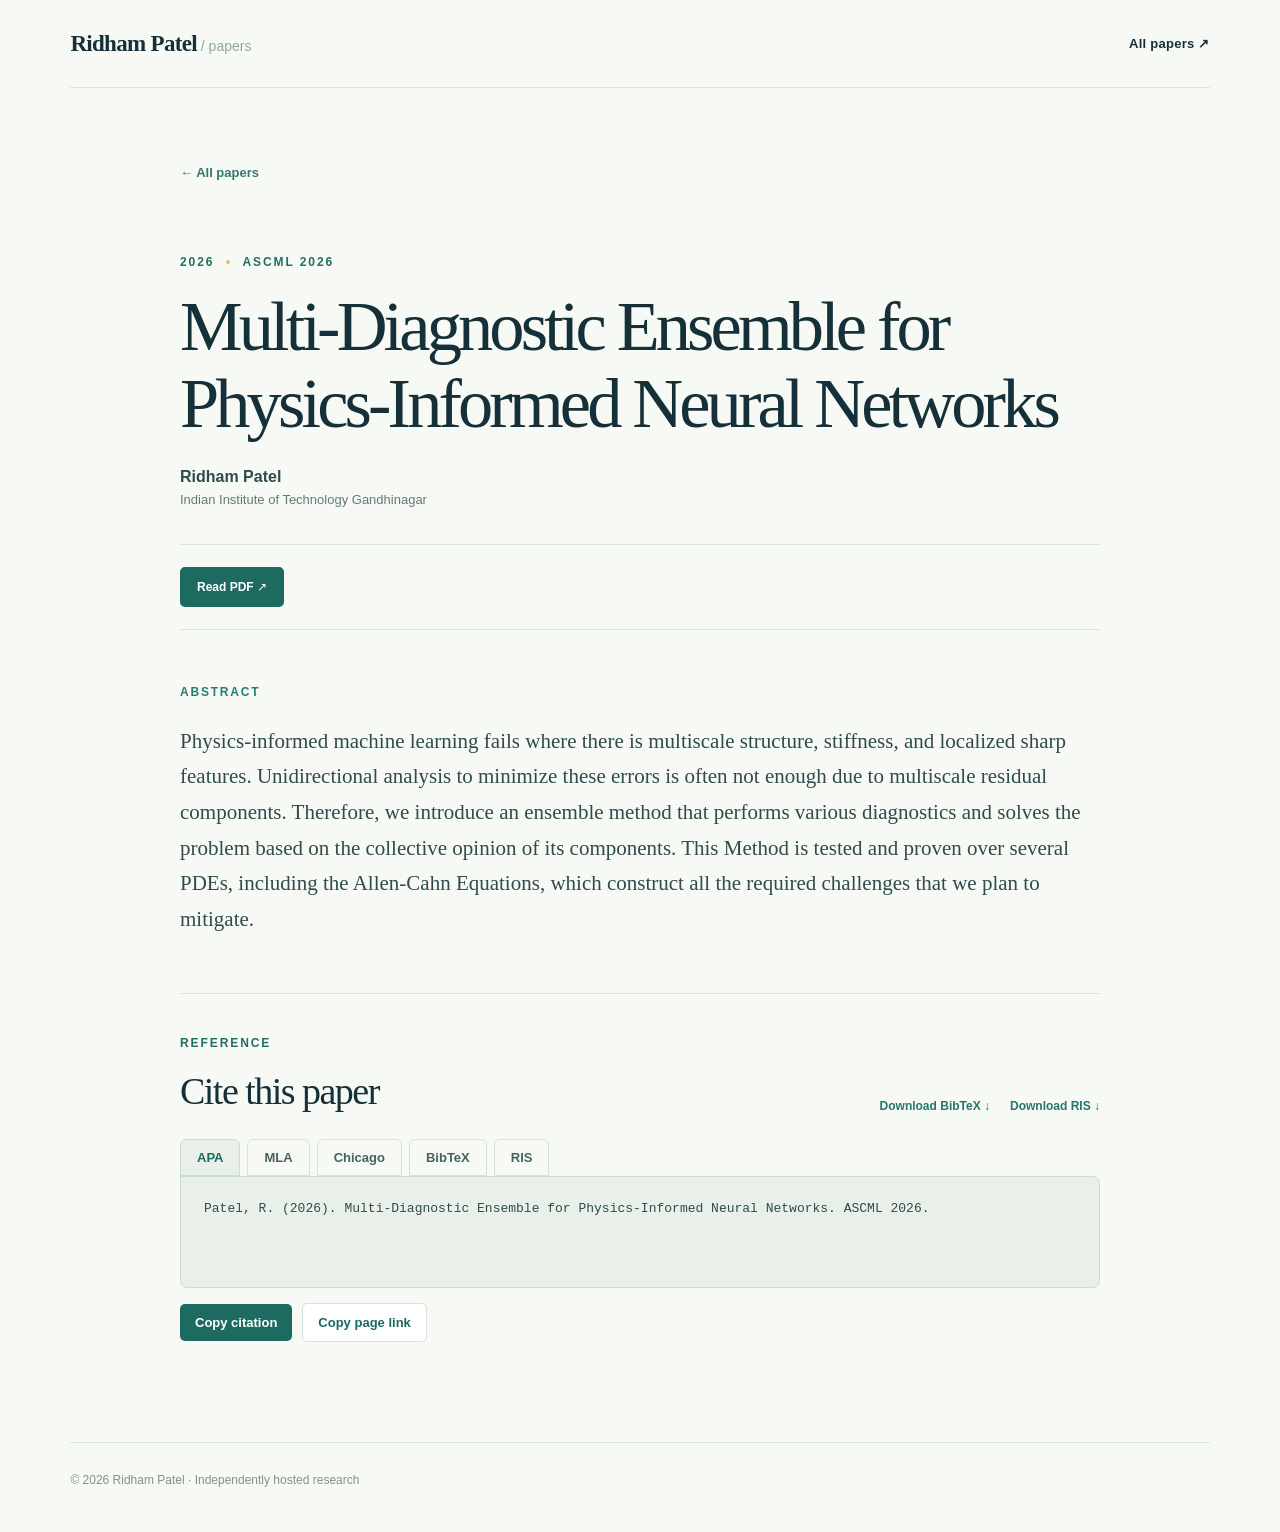
<file: docs/papers/multi-diagnostic-ensemble-for-physics-informed-neural-networks/index.html>
<!doctype html>
<html lang="en"><head><meta charset="utf-8"><meta name="viewport" content="width=device-width, initial-scale=1">
<title>Multi-Diagnostic Ensemble for Physics-Informed Neural Networks | Ridham Patel</title><meta name="description" content="Physics-informed machine learning fails where there is multiscale structure, stiffness, and localized sharp features. Unidirectional analysis to minimize these errors is often not enough due to multis">
<meta property="og:type" content="article"><meta property="og:title" content="Multi-Diagnostic Ensemble for Physics-Informed Neural Networks | Ridham Patel"><meta property="og:description" content="Physics-informed machine learning fails where there is multiscale structure, stiffness, and localized sharp features. Unidirectional analysis to minimize these errors is often not enough due to multis">
<link rel="stylesheet" href="../../assets/site.css"><link rel="icon" href="../../assets/favicon.svg" type="image/svg+xml"></head><body><div class="site-wrap"><header class="topbar"><a class="brand" href="../../">Ridham Patel<span class="brand-mark"> / papers</span></a><a class="top-link" href="../../">All papers ↗</a></header><main class="detail"><a class="back" href="../../">← All papers</a><div class="eyebrow">2026 <span class="dot"></span> ASCML 2026</div><h1>Multi-Diagnostic Ensemble for Physics-Informed Neural Networks</h1><div class="detail-people" aria-label="Authors and institutes"><div class="detail-person"><span class="detail-person-name">Ridham Patel</span><span class="detail-institute">Indian Institute of Technology Gandhinagar</span></div></div><div class="detail-links"><a href="../../papers/pdf/multi-diagnostic-ensemble-for-physics-informed-neural-networks.pdf" >Read PDF <span aria-hidden="true">↗</span></a></div><section class="abstract"><h2>Abstract</h2><p>Physics-informed machine learning fails where there is multiscale structure, stiffness, and localized sharp features. Unidirectional analysis to minimize these errors is often not enough due to multiscale residual components. Therefore, we introduce an ensemble method that performs various diagnostics and solves the problem based on the collective opinion of its components. This Method is tested and proven over several PDEs, including the Allen-Cahn Equations, which construct all the required challenges that we plan to mitigate.</p></section><section class="citations" aria-label="Cite this paper"><div class="citation-heading"><div><div class="eyebrow">Reference</div><h2>Cite this paper</h2></div><div class="citation-downloads"><a href="citation.bib" download>Download BibTeX ↓</a><a href="citation.ris" download>Download RIS ↓</a></div></div><div class="citation-tabs" role="group" aria-label="Citation format"><button type="button" class="citation-tab active" data-format="APA" aria-pressed="true">APA</button><button type="button" class="citation-tab" data-format="MLA" aria-pressed="false">MLA</button><button type="button" class="citation-tab" data-format="Chicago" aria-pressed="false">Chicago</button><button type="button" class="citation-tab" data-format="BibTeX" aria-pressed="false">BibTeX</button><button type="button" class="citation-tab" data-format="RIS" aria-pressed="false">RIS</button></div><pre class="citation-text" data-format="APA">Patel, R. (2026). Multi-Diagnostic Ensemble for Physics-Informed Neural Networks. ASCML 2026.</pre><pre class="citation-text" data-format="MLA" hidden>Patel, Ridham. &quot;Multi-Diagnostic Ensemble for Physics-Informed Neural Networks.&quot; ASCML 2026, 2026.</pre><pre class="citation-text" data-format="Chicago" hidden>Patel, Ridham. &quot;Multi-Diagnostic Ensemble for Physics-Informed Neural Networks.&quot; ASCML 2026 (2026).</pre><pre class="citation-text" data-format="BibTeX" hidden>@misc{patel2026-multi-diagnostic-ensemble-for-physics-informed-neural-networks,
  title = {{Multi-Diagnostic Ensemble for Physics-Informed Neural Networks}},
  author = {Ridham Patel},
  year = {2026},
  howpublished = {ASCML 2026}
}</pre><pre class="citation-text" data-format="RIS" hidden>TY  - GEN
AU  - Ridham Patel
TI  - Multi-Diagnostic Ensemble for Physics-Informed Neural Networks
PY  - 2026
T2  - ASCML 2026
AB  - Physics-informed machine learning fails where there is multiscale structure, stiffness, and localized sharp features. Unidirectional analysis to minimize these errors is often not enough due to multiscale residual components. Therefore, we introduce an ensemble method that performs various diagnostics and solves the problem based on the collective opinion of its components. This Method is tested and proven over several PDEs, including the Allen-Cahn Equations, which construct all the required challenges that we plan to mitigate.
ER  - 
</pre><div class="citation-actions"><button type="button" class="copy-citation">Copy citation</button><button type="button" class="copy-link">Copy page link</button><span class="citation-status" role="status" aria-live="polite"></span></div></section></main><footer>© 2026 Ridham Patel · Independently hosted research</footer></div><script src="../../assets/citations.js" defer></script></body></html>
</file>
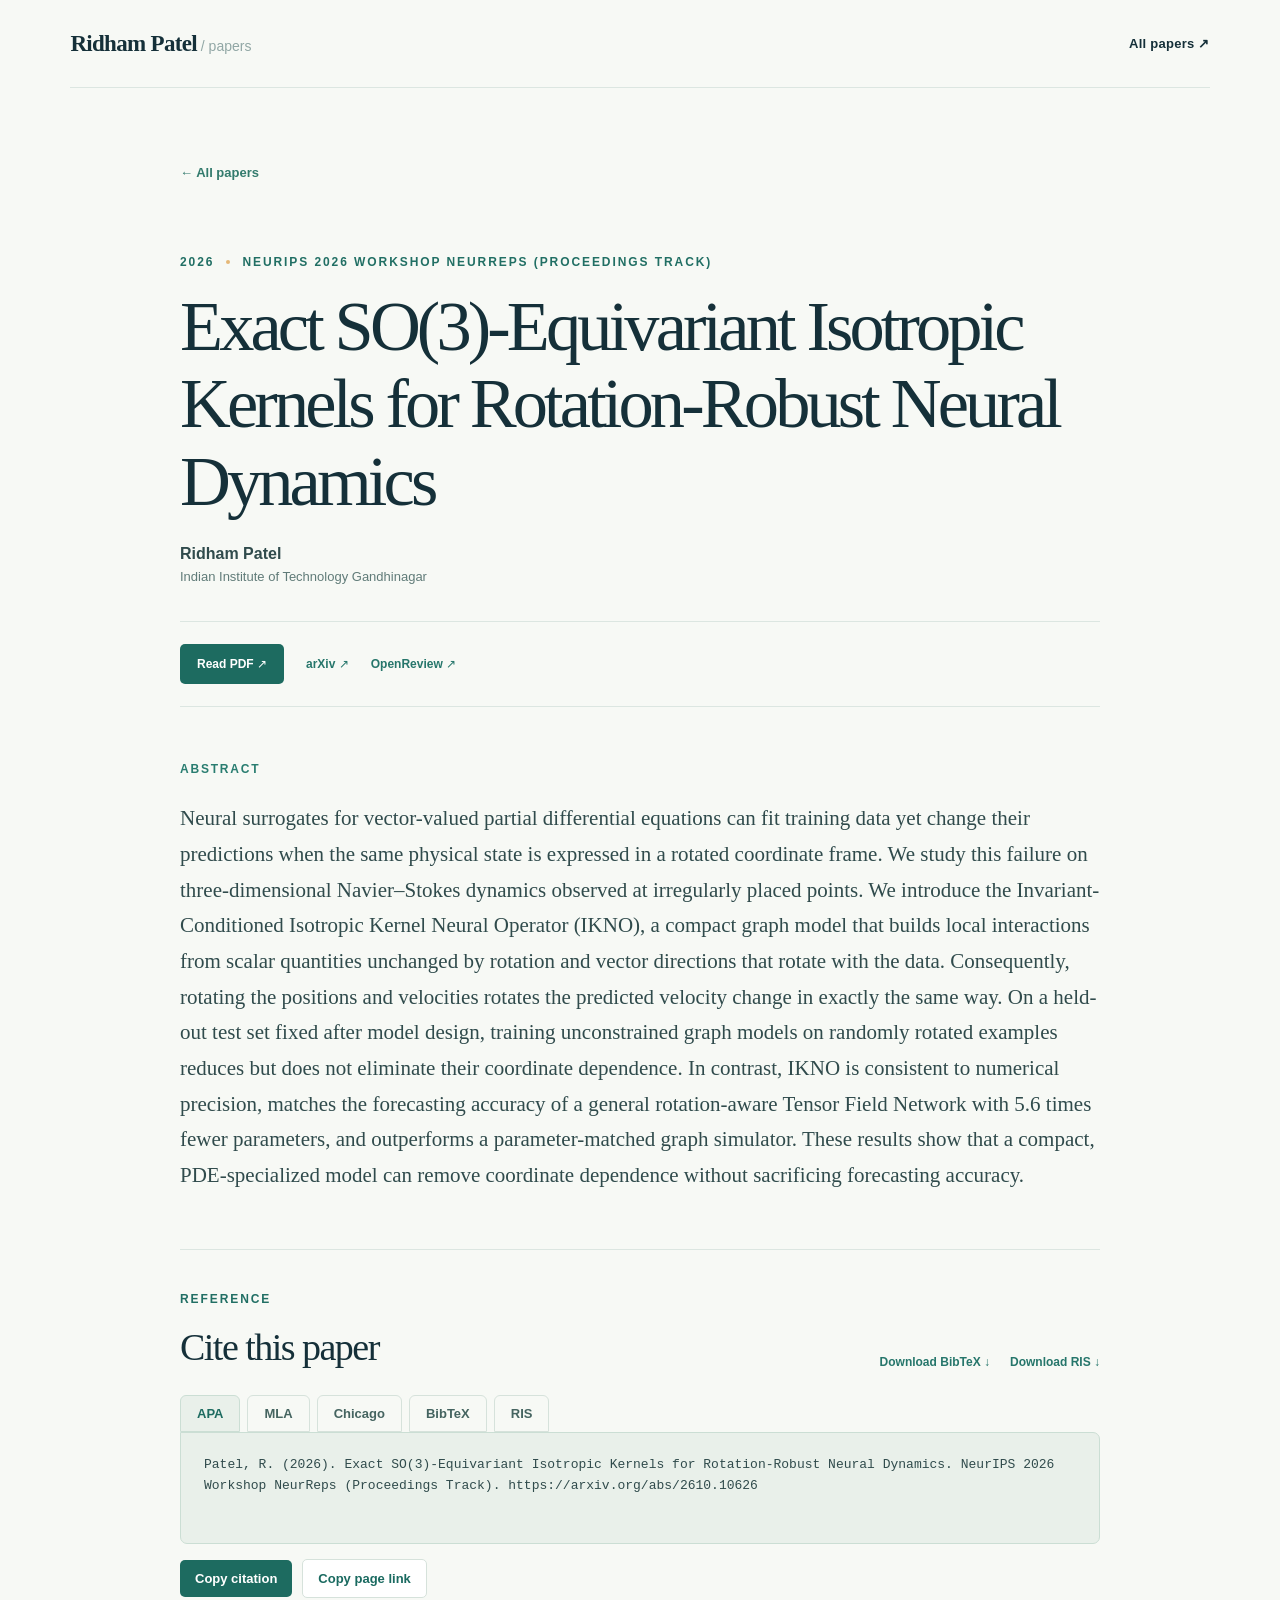
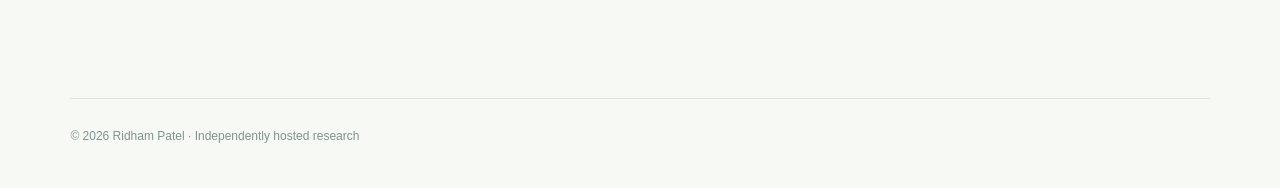
<file: docs/papers/rotation-robust-neural-dynamics/index.html>
<!doctype html>
<html lang="en"><head><meta charset="utf-8"><meta name="viewport" content="width=device-width, initial-scale=1">
<title>Exact SO(3)-Equivariant Isotropic Kernels for Rotation-Robust Neural Dynamics | Ridham Patel</title><meta name="description" content="Neural surrogates for vector-valued partial differential equations can fit training data yet change their predictions when the same physical state is expressed in a rotated coordinate frame. We study ">
<meta property="og:type" content="article"><meta property="og:title" content="Exact SO(3)-Equivariant Isotropic Kernels for Rotation-Robust Neural Dynamics | Ridham Patel"><meta property="og:description" content="Neural surrogates for vector-valued partial differential equations can fit training data yet change their predictions when the same physical state is expressed in a rotated coordinate frame. We study ">
<link rel="stylesheet" href="../../assets/site.css"><link rel="icon" href="../../assets/favicon.svg" type="image/svg+xml"></head><body><div class="site-wrap"><header class="topbar"><a class="brand" href="../../">Ridham Patel<span class="brand-mark"> / papers</span></a><a class="top-link" href="../../">All papers ↗</a></header><main class="detail"><a class="back" href="../../">← All papers</a><div class="eyebrow">2026 <span class="dot"></span> NeurIPS 2026 Workshop NeurReps (Proceedings Track)</div><h1>Exact SO(3)-Equivariant Isotropic Kernels for Rotation-Robust Neural Dynamics</h1><div class="detail-people" aria-label="Authors and institutes"><div class="detail-person"><span class="detail-person-name">Ridham Patel</span><span class="detail-institute">Indian Institute of Technology Gandhinagar</span></div></div><div class="detail-links"><a href="../../papers/pdf/rotation-robust-neural-dynamics.pdf" >Read PDF <span aria-hidden="true">↗</span></a><a href="https://arxiv.org/abs/2610.10626" target="_blank" rel="noopener noreferrer">arXiv <span aria-hidden="true">↗</span></a><a href="https://openreview.net/forum?id=tf1LNC2zBS" target="_blank" rel="noopener noreferrer">OpenReview <span aria-hidden="true">↗</span></a></div><section class="abstract"><h2>Abstract</h2><p>Neural surrogates for vector-valued partial differential equations can fit training data yet change their predictions when the same physical state is expressed in a rotated coordinate frame. We study this failure on three-dimensional Navier–Stokes dynamics observed at irregularly placed points. We introduce the Invariant-Conditioned Isotropic Kernel Neural Operator (IKNO), a compact graph model that builds local interactions from scalar quantities unchanged by rotation and vector directions that rotate with the data. Consequently, rotating the positions and velocities rotates the predicted velocity change in exactly the same way. On a held-out test set fixed after model design, training unconstrained graph models on randomly rotated examples reduces but does not eliminate their coordinate dependence. In contrast, IKNO is consistent to numerical precision, matches the forecasting accuracy of a general rotation-aware Tensor Field Network with 5.6 times fewer parameters, and outperforms a parameter-matched graph simulator. These results show that a compact, PDE-specialized model can remove coordinate dependence without sacrificing forecasting accuracy.</p></section><section class="citations" aria-label="Cite this paper"><div class="citation-heading"><div><div class="eyebrow">Reference</div><h2>Cite this paper</h2></div><div class="citation-downloads"><a href="citation.bib" download>Download BibTeX ↓</a><a href="citation.ris" download>Download RIS ↓</a></div></div><div class="citation-tabs" role="group" aria-label="Citation format"><button type="button" class="citation-tab active" data-format="APA" aria-pressed="true">APA</button><button type="button" class="citation-tab" data-format="MLA" aria-pressed="false">MLA</button><button type="button" class="citation-tab" data-format="Chicago" aria-pressed="false">Chicago</button><button type="button" class="citation-tab" data-format="BibTeX" aria-pressed="false">BibTeX</button><button type="button" class="citation-tab" data-format="RIS" aria-pressed="false">RIS</button></div><pre class="citation-text" data-format="APA">Patel, R. (2026). Exact SO(3)-Equivariant Isotropic Kernels for Rotation-Robust Neural Dynamics. NeurIPS 2026 Workshop NeurReps (Proceedings Track). https://arxiv.org/abs/2610.10626</pre><pre class="citation-text" data-format="MLA" hidden>Patel, Ridham. &quot;Exact SO(3)-Equivariant Isotropic Kernels for Rotation-Robust Neural Dynamics.&quot; NeurIPS 2026 Workshop NeurReps (Proceedings Track), 2026. https://arxiv.org/abs/2610.10626.</pre><pre class="citation-text" data-format="Chicago" hidden>Patel, Ridham. &quot;Exact SO(3)-Equivariant Isotropic Kernels for Rotation-Robust Neural Dynamics.&quot; NeurIPS 2026 Workshop NeurReps (Proceedings Track) (2026). https://arxiv.org/abs/2610.10626.</pre><pre class="citation-text" data-format="BibTeX" hidden>@misc{patel2026-rotation-robust-neural-dynamics,
  title = {{Exact SO(3)-Equivariant Isotropic Kernels for Rotation-Robust Neural Dynamics}},
  author = {Ridham Patel},
  year = {2026},
  howpublished = {NeurIPS 2026 Workshop NeurReps (Proceedings Track)},
  eprint = {2610.10626},
  archivePrefix = {arXiv},
  url = {https://arxiv.org/abs/2610.10626}
}</pre><pre class="citation-text" data-format="RIS" hidden>TY  - GEN
AU  - Ridham Patel
TI  - Exact SO(3)-Equivariant Isotropic Kernels for Rotation-Robust Neural Dynamics
PY  - 2026
T2  - NeurIPS 2026 Workshop NeurReps (Proceedings Track)
UR  - https://arxiv.org/abs/2610.10626
AB  - Neural surrogates for vector-valued partial differential equations can fit training data yet change their predictions when the same physical state is expressed in a rotated coordinate frame. We study this failure on three-dimensional Navier–Stokes dynamics observed at irregularly placed points. We introduce the Invariant-Conditioned Isotropic Kernel Neural Operator (IKNO), a compact graph model that builds local interactions from scalar quantities unchanged by rotation and vector directions that rotate with the data. Consequently, rotating the positions and velocities rotates the predicted velocity change in exactly the same way. On a held-out test set fixed after model design, training unconstrained graph models on randomly rotated examples reduces but does not eliminate their coordinate dependence. In contrast, IKNO is consistent to numerical precision, matches the forecasting accuracy of a general rotation-aware Tensor Field Network with 5.6 times fewer parameters, and outperforms a parameter-matched graph simulator. These results show that a compact, PDE-specialized model can remove coordinate dependence without sacrificing forecasting accuracy.
ER  - 
</pre><div class="citation-actions"><button type="button" class="copy-citation">Copy citation</button><button type="button" class="copy-link">Copy page link</button><span class="citation-status" role="status" aria-live="polite"></span></div></section></main><footer>© 2026 Ridham Patel · Independently hosted research</footer></div><script src="../../assets/citations.js" defer></script></body></html>
</file>
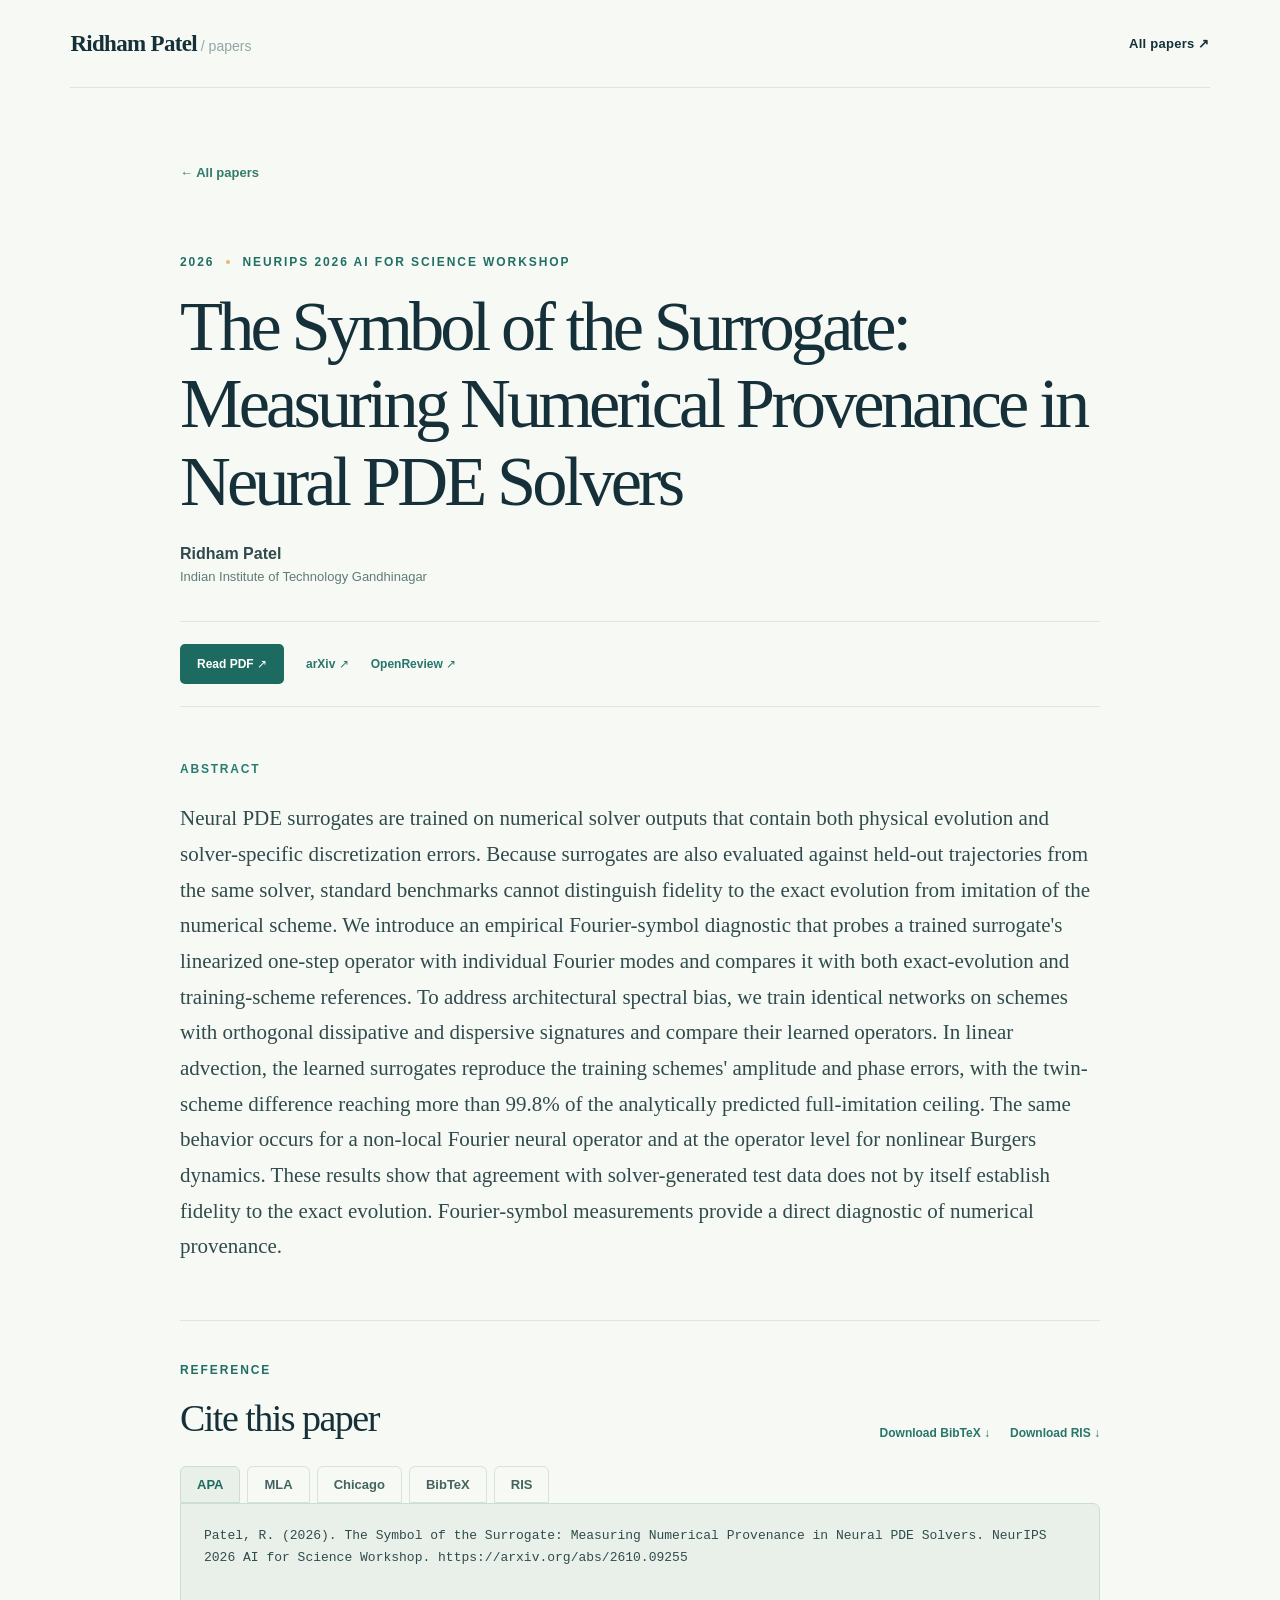
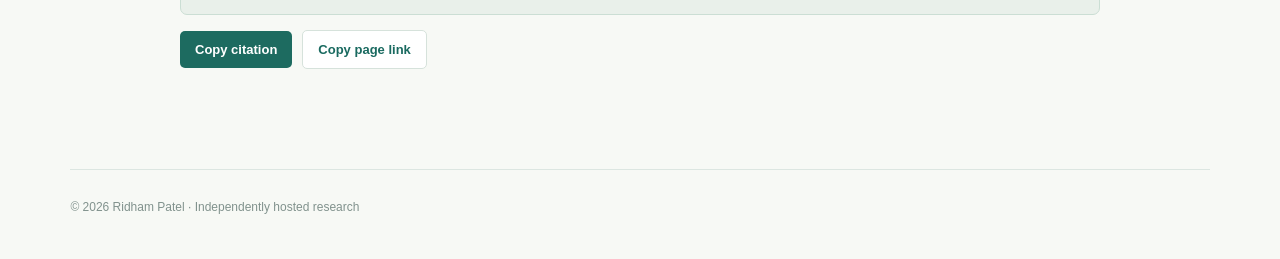
<file: docs/papers/symbol-of-the-surrogate/index.html>
<!doctype html>
<html lang="en"><head><meta charset="utf-8"><meta name="viewport" content="width=device-width, initial-scale=1">
<title>The Symbol of the Surrogate: Measuring Numerical Provenance in Neural PDE Solvers | Ridham Patel</title><meta name="description" content="Neural PDE surrogates are trained on numerical solver outputs that contain both physical evolution and solver-specific discretization errors. Because surrogates are also evaluated against held-out tra">
<meta property="og:type" content="article"><meta property="og:title" content="The Symbol of the Surrogate: Measuring Numerical Provenance in Neural PDE Solvers | Ridham Patel"><meta property="og:description" content="Neural PDE surrogates are trained on numerical solver outputs that contain both physical evolution and solver-specific discretization errors. Because surrogates are also evaluated against held-out tra">
<link rel="stylesheet" href="../../assets/site.css"><link rel="icon" href="../../assets/favicon.svg" type="image/svg+xml"></head><body><div class="site-wrap"><header class="topbar"><a class="brand" href="../../">Ridham Patel<span class="brand-mark"> / papers</span></a><a class="top-link" href="../../">All papers ↗</a></header><main class="detail"><a class="back" href="../../">← All papers</a><div class="eyebrow">2026 <span class="dot"></span> NeurIPS 2026 AI for Science Workshop</div><h1>The Symbol of the Surrogate: Measuring Numerical Provenance in Neural PDE Solvers</h1><div class="detail-people" aria-label="Authors and institutes"><div class="detail-person"><span class="detail-person-name">Ridham Patel</span><span class="detail-institute">Indian Institute of Technology Gandhinagar</span></div></div><div class="detail-links"><a href="../../papers/pdf/symbol-of-the-surrogate.pdf" >Read PDF <span aria-hidden="true">↗</span></a><a href="https://arxiv.org/abs/2610.09255" target="_blank" rel="noopener noreferrer">arXiv <span aria-hidden="true">↗</span></a><a href="https://openreview.net/forum?id=1mNyTZf0WZ" target="_blank" rel="noopener noreferrer">OpenReview <span aria-hidden="true">↗</span></a></div><section class="abstract"><h2>Abstract</h2><p>Neural PDE surrogates are trained on numerical solver outputs that contain both physical evolution and solver-specific discretization errors. Because surrogates are also evaluated against held-out trajectories from the same solver, standard benchmarks cannot distinguish fidelity to the exact evolution from imitation of the numerical scheme. We introduce an empirical Fourier-symbol diagnostic that probes a trained surrogate&#x27;s linearized one-step operator with individual Fourier modes and compares it with both exact-evolution and training-scheme references. To address architectural spectral bias, we train identical networks on schemes with orthogonal dissipative and dispersive signatures and compare their learned operators. In linear advection, the learned surrogates reproduce the training schemes&#x27; amplitude and phase errors, with the twin-scheme difference reaching more than 99.8% of the analytically predicted full-imitation ceiling. The same behavior occurs for a non-local Fourier neural operator and at the operator level for nonlinear Burgers dynamics. These results show that agreement with solver-generated test data does not by itself establish fidelity to the exact evolution. Fourier-symbol measurements provide a direct diagnostic of numerical provenance.</p></section><section class="citations" aria-label="Cite this paper"><div class="citation-heading"><div><div class="eyebrow">Reference</div><h2>Cite this paper</h2></div><div class="citation-downloads"><a href="citation.bib" download>Download BibTeX ↓</a><a href="citation.ris" download>Download RIS ↓</a></div></div><div class="citation-tabs" role="group" aria-label="Citation format"><button type="button" class="citation-tab active" data-format="APA" aria-pressed="true">APA</button><button type="button" class="citation-tab" data-format="MLA" aria-pressed="false">MLA</button><button type="button" class="citation-tab" data-format="Chicago" aria-pressed="false">Chicago</button><button type="button" class="citation-tab" data-format="BibTeX" aria-pressed="false">BibTeX</button><button type="button" class="citation-tab" data-format="RIS" aria-pressed="false">RIS</button></div><pre class="citation-text" data-format="APA">Patel, R. (2026). The Symbol of the Surrogate: Measuring Numerical Provenance in Neural PDE Solvers. NeurIPS 2026 AI for Science Workshop. https://arxiv.org/abs/2610.09255</pre><pre class="citation-text" data-format="MLA" hidden>Patel, Ridham. &quot;The Symbol of the Surrogate: Measuring Numerical Provenance in Neural PDE Solvers.&quot; NeurIPS 2026 AI for Science Workshop, 2026. https://arxiv.org/abs/2610.09255.</pre><pre class="citation-text" data-format="Chicago" hidden>Patel, Ridham. &quot;The Symbol of the Surrogate: Measuring Numerical Provenance in Neural PDE Solvers.&quot; NeurIPS 2026 AI for Science Workshop (2026). https://arxiv.org/abs/2610.09255.</pre><pre class="citation-text" data-format="BibTeX" hidden>@misc{patel2026-symbol-of-the-surrogate,
  title = {{The Symbol of the Surrogate: Measuring Numerical Provenance in Neural PDE Solvers}},
  author = {Ridham Patel},
  year = {2026},
  howpublished = {NeurIPS 2026 AI for Science Workshop},
  eprint = {2610.09255},
  archivePrefix = {arXiv},
  url = {https://arxiv.org/abs/2610.09255}
}</pre><pre class="citation-text" data-format="RIS" hidden>TY  - GEN
AU  - Ridham Patel
TI  - The Symbol of the Surrogate: Measuring Numerical Provenance in Neural PDE Solvers
PY  - 2026
T2  - NeurIPS 2026 AI for Science Workshop
UR  - https://arxiv.org/abs/2610.09255
AB  - Neural PDE surrogates are trained on numerical solver outputs that contain both physical evolution and solver-specific discretization errors. Because surrogates are also evaluated against held-out trajectories from the same solver, standard benchmarks cannot distinguish fidelity to the exact evolution from imitation of the numerical scheme. We introduce an empirical Fourier-symbol diagnostic that probes a trained surrogate&#x27;s linearized one-step operator with individual Fourier modes and compares it with both exact-evolution and training-scheme references. To address architectural spectral bias, we train identical networks on schemes with orthogonal dissipative and dispersive signatures and compare their learned operators. In linear advection, the learned surrogates reproduce the training schemes&#x27; amplitude and phase errors, with the twin-scheme difference reaching more than 99.8% of the analytically predicted full-imitation ceiling. The same behavior occurs for a non-local Fourier neural operator and at the operator level for nonlinear Burgers dynamics. These results show that agreement with solver-generated test data does not by itself establish fidelity to the exact evolution. Fourier-symbol measurements provide a direct diagnostic of numerical provenance.
ER  - 
</pre><div class="citation-actions"><button type="button" class="copy-citation">Copy citation</button><button type="button" class="copy-link">Copy page link</button><span class="citation-status" role="status" aria-live="polite"></span></div></section></main><footer>© 2026 Ridham Patel · Independently hosted research</footer></div><script src="../../assets/citations.js" defer></script></body></html>
</file>
<file: docs/assets/site.css>
:root{--ink:#153039;--mute:#667a7e;--line:#dce6e1;--accent:#216f64;--paper:#f7f9f5;--warm:#e5b877;font-family:Inter,-apple-system,BlinkMacSystemFont,"Segoe UI",sans-serif;color:var(--ink);background:var(--paper)}*{box-sizing:border-box}html{scroll-behavior:smooth}body{margin:0}a{color:inherit;text-decoration:none}a:hover{color:var(--accent)}button,input,select{font:inherit}button{cursor:pointer}.site-wrap{max-width:1480px;padding:0 clamp(24px,5.5vw,88px);margin:auto}.topbar{height:88px;display:flex;align-items:center;justify-content:space-between;border-bottom:1px solid var(--line)}.brand{font-family:Georgia,"Times New Roman",serif;font-size:23px;letter-spacing:-.03em;font-weight:700;white-space:nowrap}.brand-mark{font-family:Inter,-apple-system,BlinkMacSystemFont,"Segoe UI",sans-serif;color:#91a7a5;font-size:14px;letter-spacing:0;font-weight:400}.topbar nav{display:flex;gap:32px;align-items:center}.topbar nav a,.top-link{font-size:13px;font-weight:700;letter-spacing:.02em}.profile-hero{display:grid;grid-template-columns:196px minmax(0,1fr);gap:clamp(30px,5vw,72px);align-items:center;max-width:1000px;padding:58px 0 66px}.profile-photo-frame{width:196px;height:196px;overflow:hidden;border-radius:8px;background:#dde9e6}.profile-photo{width:100%;height:100%;object-fit:cover;transform:scale(1.47);transform-origin:center 42%;display:block}.profile-kicker{text-transform:uppercase;font-size:11px;letter-spacing:.17em;font-weight:750;color:var(--accent)}.profile-content h1{font-family:Georgia,"Times New Roman",serif;font-size:clamp(32px,3vw,43px);letter-spacing:-.045em;line-height:1.1;font-weight:400;margin:9px 0 14px}.profile-content p{font-size:16px;line-height:1.65;color:#526e6d;margin:0 0 20px;max-width:650px}.social-links{display:flex;flex-wrap:wrap;gap:10px 20px}.social-links a{font-size:13px;font-weight:750;color:#26766b;white-space:nowrap}.social-links a:hover{text-decoration:underline}.social-links span{font-weight:400}.eyebrow{font-size:12px;font-weight:750;letter-spacing:.16em;text-transform:uppercase;color:var(--accent);display:flex;align-items:center;gap:12px}.listing{padding:75px 0 105px;border-top:1px solid var(--line)}.section-heading{display:flex;justify-content:space-between;align-items:end;gap:20px}.section-heading h2{font-family:Georgia,serif;font-size:clamp(36px,4vw,55px);font-weight:400;letter-spacing:-.05em;margin:12px 0 0}.count{font-size:13px;color:#7f9290;padding-bottom:9px}.toolbar{display:flex;gap:12px;margin:35px 0 18px}.search{position:relative;flex:1}.search span{position:absolute;left:15px;top:8px;font-size:25px;line-height:1;color:#6f8e88}.toolbar input,.toolbar select{height:48px;background:#fff;border:1px solid #d6e2db;border-radius:7px;outline:none;color:#284a4a}.toolbar input{width:100%;padding:0 16px 0 44px}.toolbar select{padding:0 32px 0 14px}.toolbar input:focus,.toolbar select:focus{border-color:#258270;box-shadow:0 0 0 3px #2582701a}.paper-card{border-bottom:1px solid var(--line);padding:36px 0 40px;display:grid;grid-template-columns:1fr;gap:0}.paper-card[hidden],.empty[hidden]{display:none}.paper-meta{display:flex;align-items:center;gap:12px;text-transform:uppercase;font-size:11px;letter-spacing:.12em;font-weight:750;color:var(--accent)}.dot{display:inline-block;vertical-align:middle;width:4px;height:4px;border-radius:50%;background:var(--warm)}.paper-card h2{font-family:Georgia,serif;line-height:1.16;font-weight:400;letter-spacing:-.035em;font-size:clamp(25px,3vw,37px);max-width:960px;margin:15px 0 10px}.authors{font-size:14px;color:#5a7374;margin:0}.excerpt{font-size:14px;line-height:1.65;color:#60767a;max-width:890px;margin:18px 0}.links,.detail-links{display:flex;flex-wrap:wrap;align-items:center;gap:9px 22px}.links a,.detail-links a{font-size:12px;font-weight:750;color:#26766b}.links .detail-link{color:var(--ink)}.links a span,.detail-links a span{font-weight:400}.empty{color:#6e8383;padding:30px 0}footer{border-top:1px solid var(--line);padding:30px 0 45px;display:flex;justify-content:space-between;gap:20px;color:#81928d;font-size:12px}.detail{max-width:920px;margin:auto;padding:75px 0 100px;min-height:70vh}.back{font-size:13px;font-weight:700;color:#337b6d;display:inline-block;margin-bottom:75px}.detail .eyebrow{margin-bottom:19px}.detail h1{font-family:Georgia,serif;font-weight:400;font-size:clamp(40px,5.5vw,72px);line-height:1.1;letter-spacing:-.055em;margin:0}.detail-authors{font-size:17px;color:#5c7475;margin:25px 0 34px}.detail-people{display:grid;grid-template-columns:repeat(auto-fit,minmax(210px,1fr));gap:16px 24px;margin:25px 0 34px}.detail-person{display:flex;flex-direction:column;gap:5px}.detail-person-name{font-size:16px;color:#304b4c;font-weight:650}.detail-institute{font-size:13px;line-height:1.45;color:#607b78}.detail-links{padding:22px 0;border-top:1px solid var(--line);border-bottom:1px solid var(--line)}.detail-links a:first-child{background:#1d6b60;color:white;padding:13px 17px;border-radius:5px}.abstract{padding:55px 0}.abstract h2{font-size:12px;text-transform:uppercase;letter-spacing:.15em;color:#297d70;margin:0 0 25px}.abstract p{font-family:Georgia,serif;font-size:21px;line-height:1.7;color:#304b4c;margin:0}.citations{border-top:1px solid var(--line);padding:42px 0 0}.citation-heading{display:flex;justify-content:space-between;align-items:end;gap:24px;margin-bottom:26px}.citation-heading h2{font-family:Georgia,serif;font-size:clamp(28px,3vw,38px);font-weight:400;letter-spacing:-.04em;margin:9px 0 0}.citation-downloads{display:flex;flex-wrap:wrap;gap:10px 20px}.citation-downloads a{font-size:12px;font-weight:750;color:#26766b}.citation-tabs{display:flex;flex-wrap:wrap;gap:7px;margin-bottom:0}.citation-tab{border:1px solid #d6e2db;background:transparent;color:#456460;border-radius:6px 6px 0 0;padding:10px 16px;font-size:13px;font-weight:700}.citation-tab.active{background:#e9f0ea;border-color:#cbded4;color:#1d6b60}.citation-tab:focus-visible,.citation-actions button:focus-visible,.citation-downloads a:focus-visible{outline:3px solid #66aa9d;outline-offset:2px}.citation-text{display:block;white-space:pre-wrap;overflow-wrap:anywhere;background:#e9f0ea;border:1px solid #cbded4;border-radius:0 7px 7px 7px;margin:0;padding:21px 23px;min-height:112px;color:#304b4c;font:13px/1.65 ui-monospace,SFMono-Regular,Menlo,Consolas,monospace}.citation-text[hidden]{display:none}.citation-actions{display:flex;align-items:center;flex-wrap:wrap;gap:10px;margin-top:15px}.citation-actions button{border:0;background:#1d6b60;color:#fff;padding:11px 15px;border-radius:5px;font-size:13px;font-weight:700}.citation-actions .copy-link{background:#fff;border:1px solid #d6e2db;color:#1a6a60}.citation-status{font-size:12px;color:#456460}@media(max-width:800px){.profile-hero{grid-template-columns:150px minmax(0,1fr);gap:28px;padding:48px 0 55px}.profile-photo-frame{width:150px;height:150px}.profile-content p{font-size:15px}.listing{padding-top:55px}.detail{padding-top:45px}.back{margin-bottom:55px}}@media(max-width:560px){.site-wrap{padding:0 22px}.topbar{height:70px}.brand{font-size:20px}.brand-mark{font-size:12px}.topbar nav{gap:15px}.topbar nav a{font-size:12px}.profile-hero{grid-template-columns:1fr;gap:20px;padding:35px 0 42px}.profile-photo-frame{width:126px;height:126px}.profile-content h1{font-size:32px;margin:8px 0 12px}.profile-content p{font-size:14px;line-height:1.6;margin:0 0 18px}.social-links{gap:9px 16px}.section-heading{align-items:start;flex-direction:column}.toolbar{flex-direction:column}.paper-card{padding:30px 0}.paper-card h2{font-size:27px}.detail h1{font-size:41px}.abstract p{font-size:18px}footer{flex-direction:column}.citation-heading{align-items:start;flex-direction:column;gap:16px}.citation-tab{padding:9px 11px;font-size:12px}.citation-text{padding:16px;font-size:12px}}
</file>
